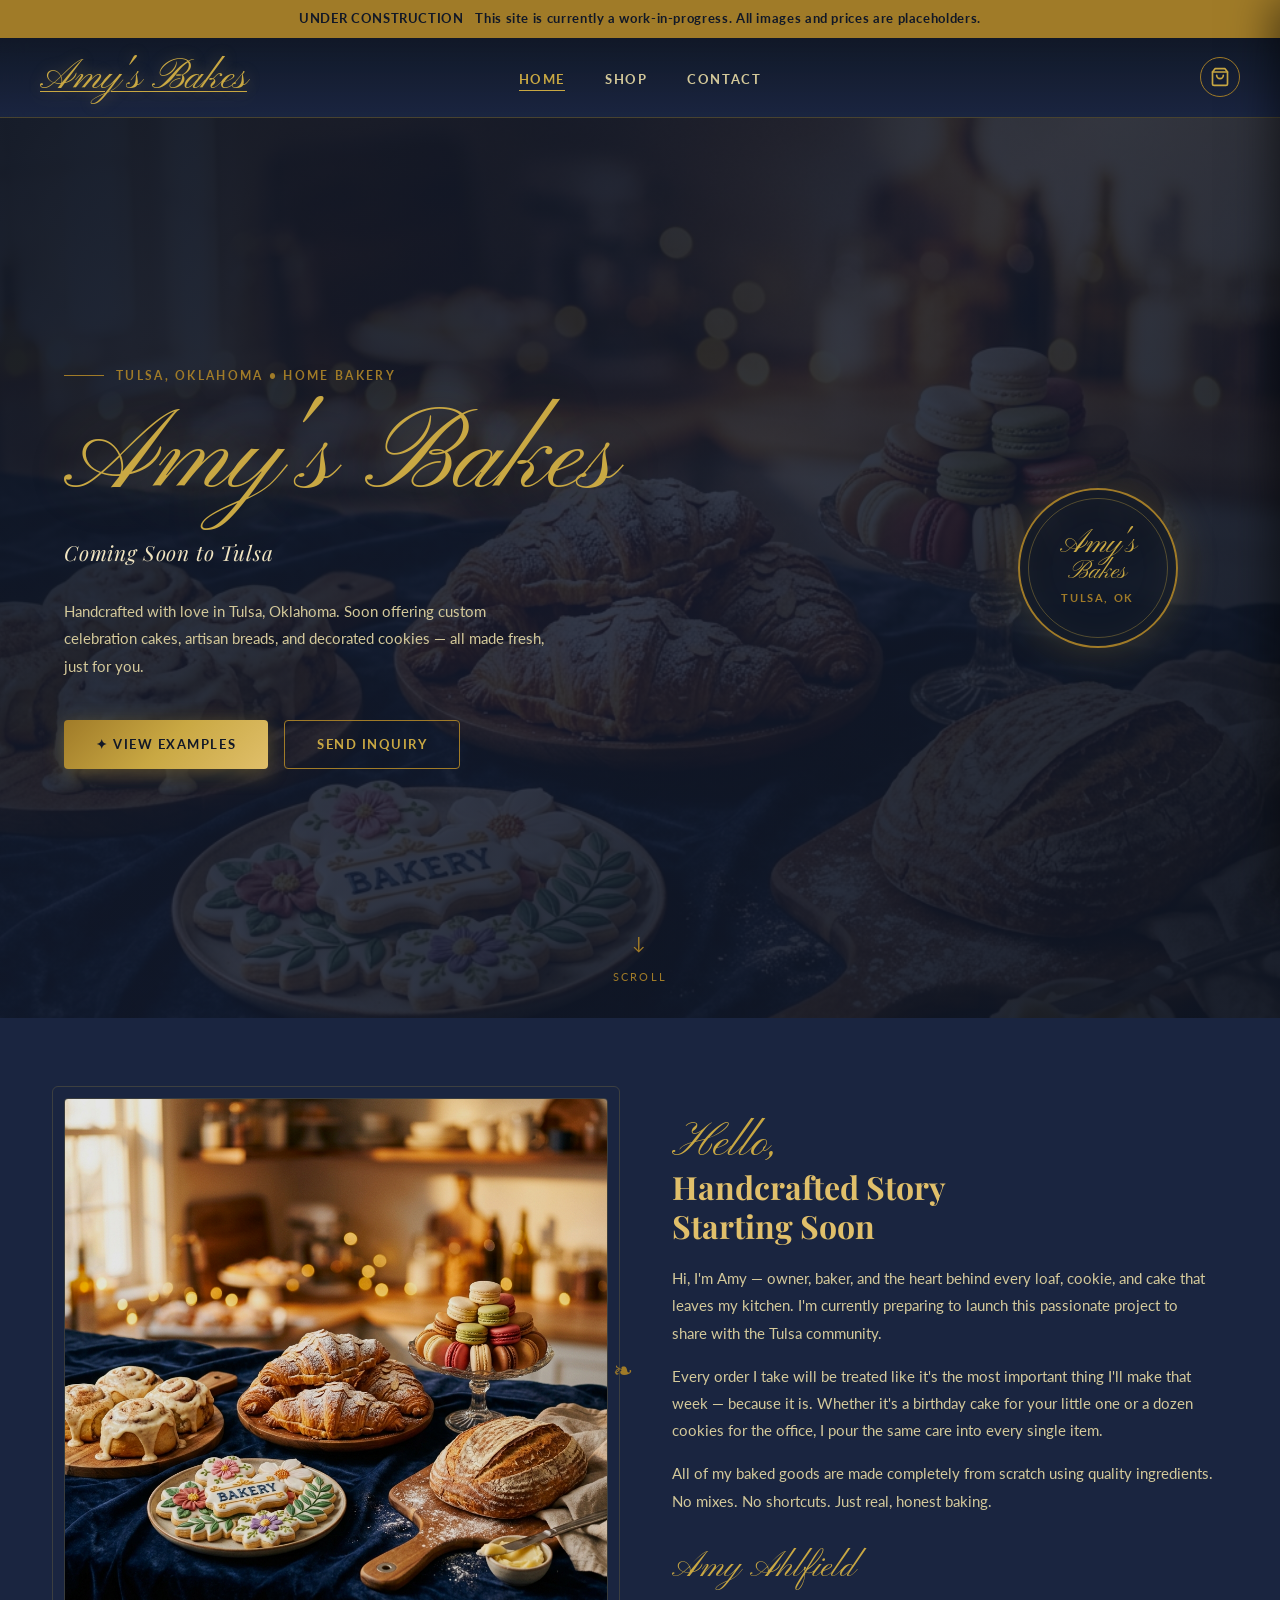
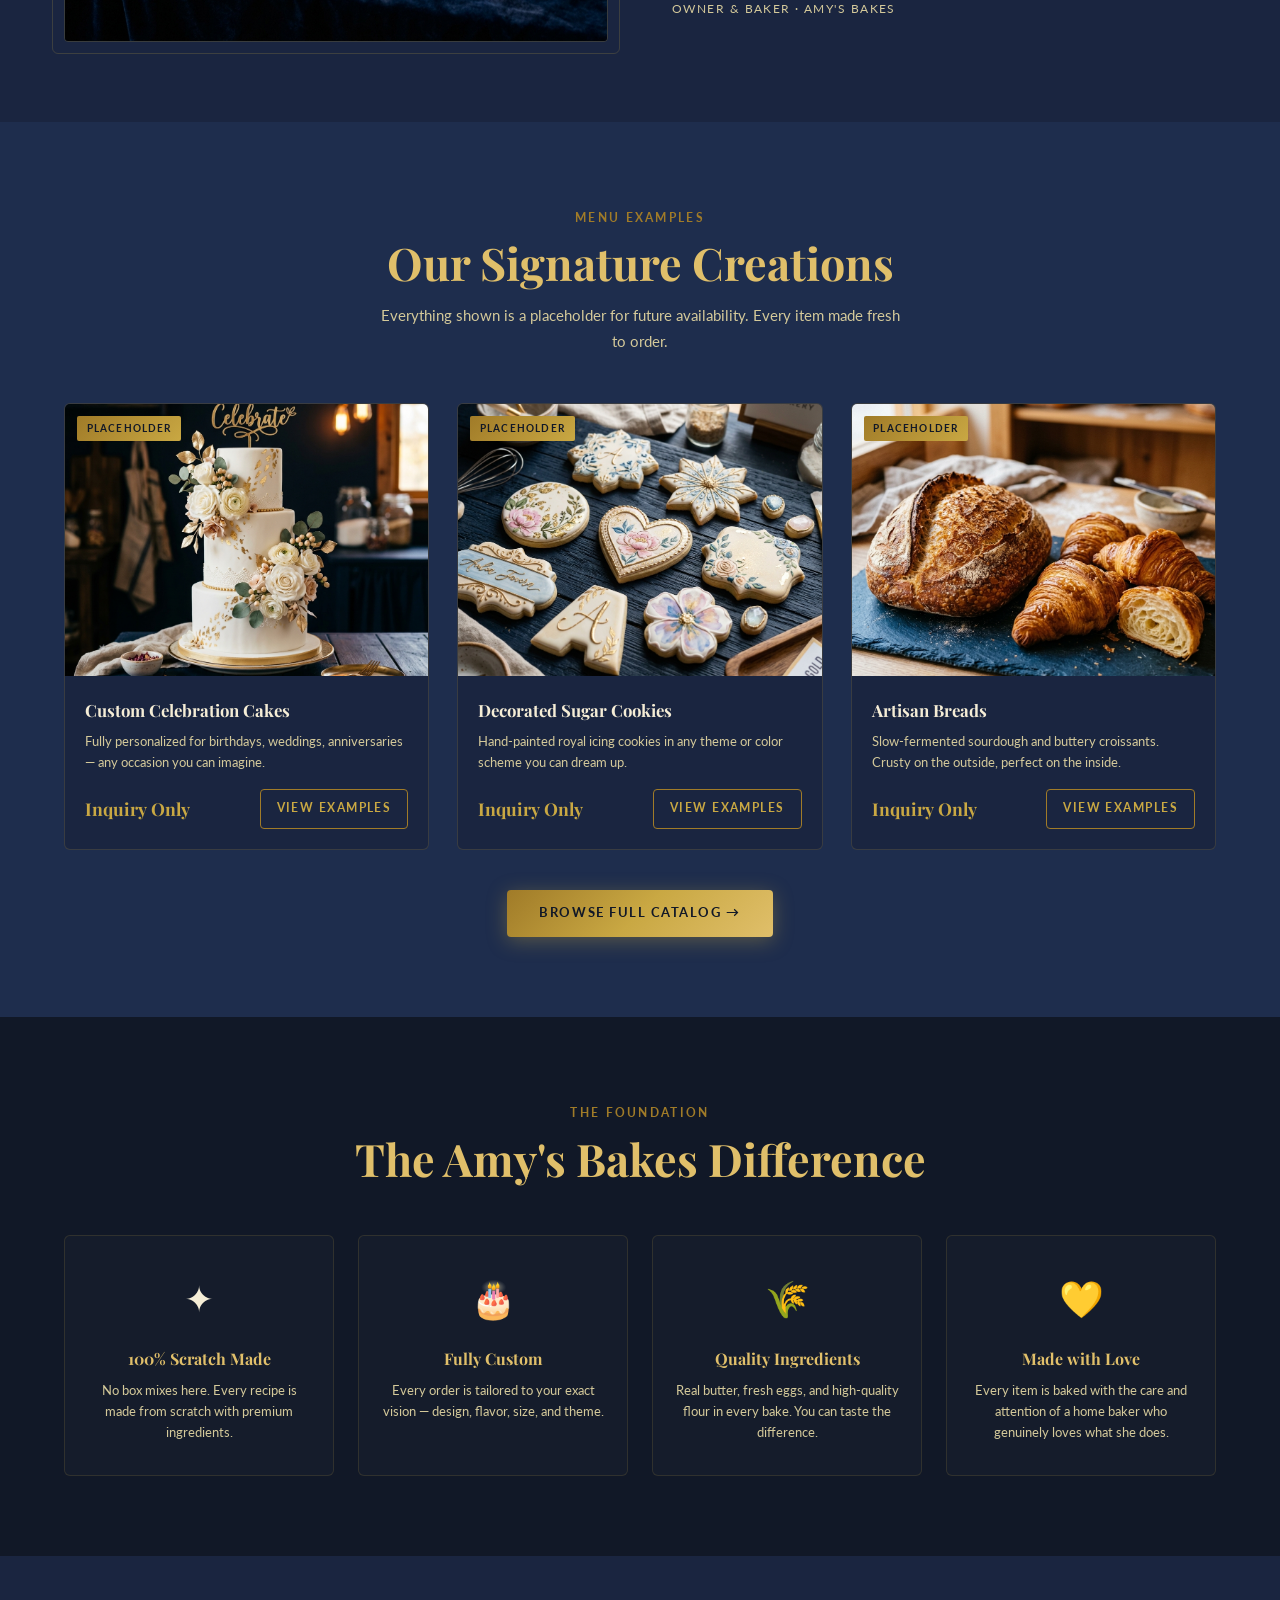
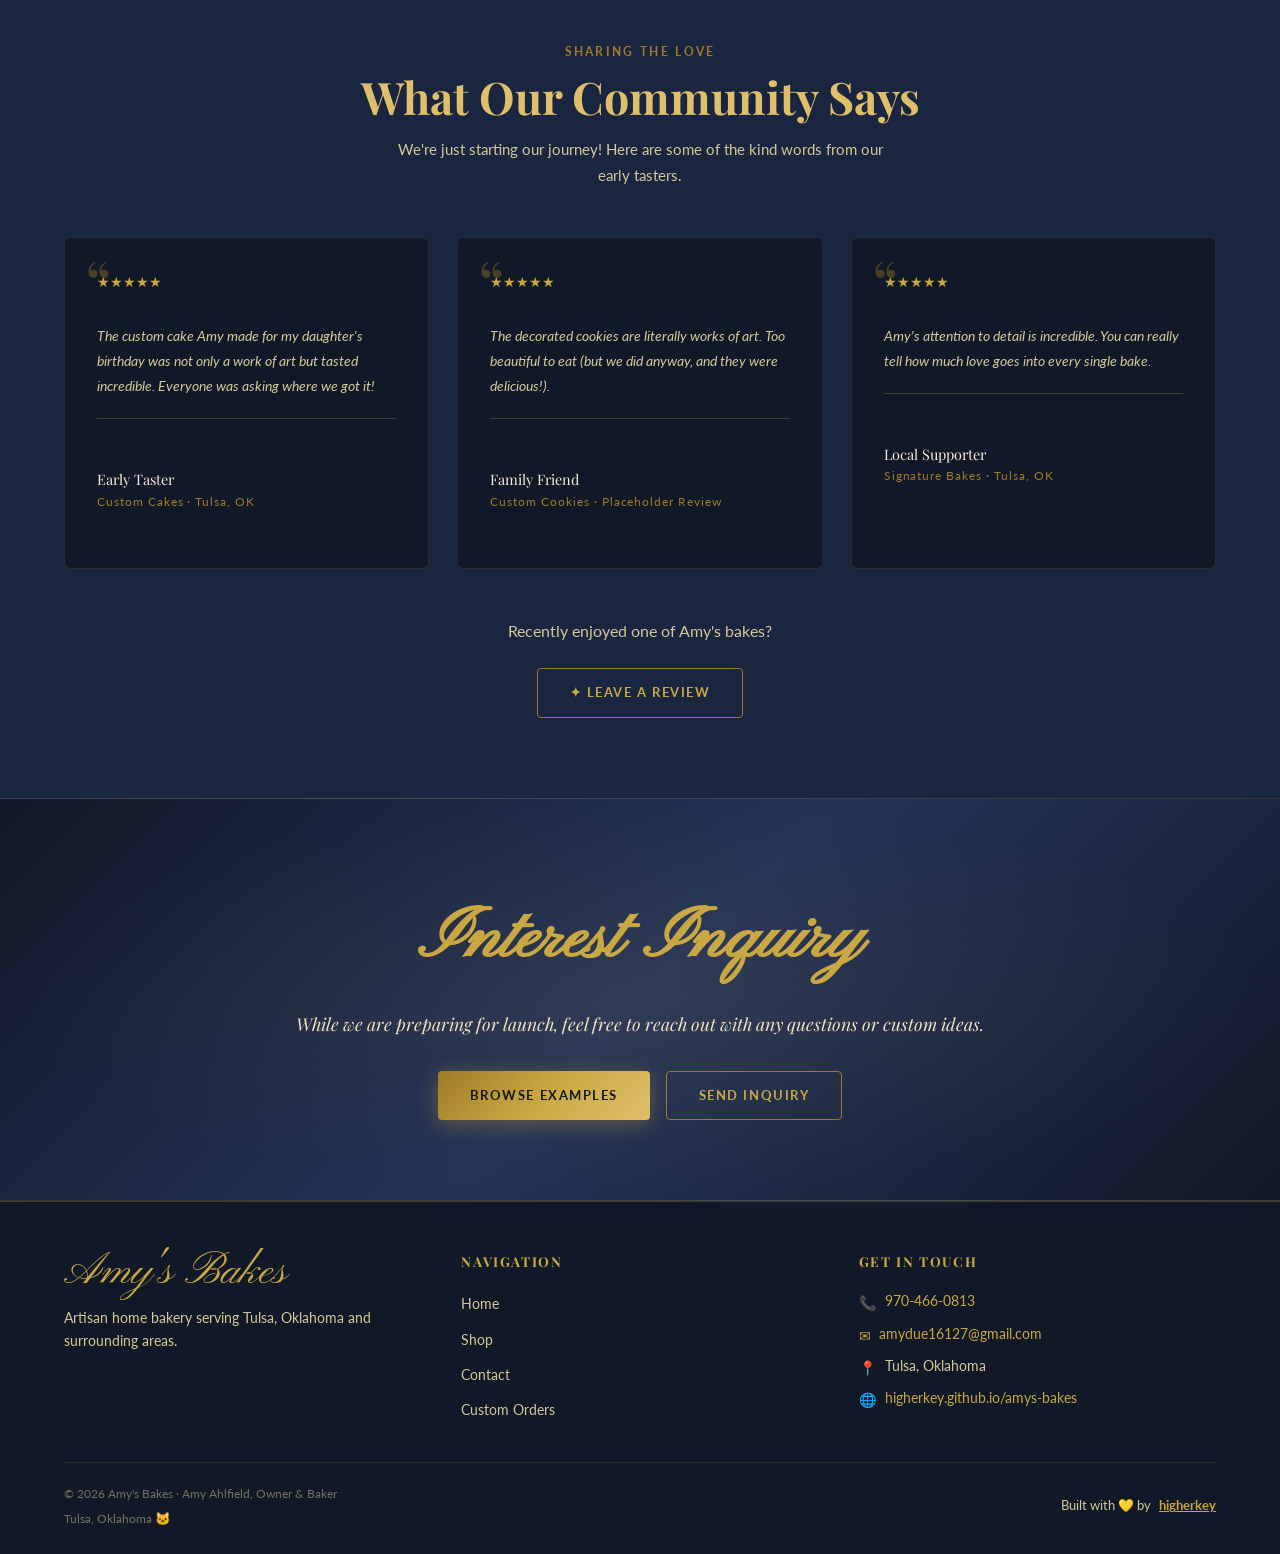
<file: index.html>
<!DOCTYPE html>
<html lang="en">
<head>
  <meta charset="UTF-8">
  <meta name="viewport" content="width=device-width, initial-scale=1.0">
  <title>Amy's Bakes — Artisan Home Bakery, Tulsa Oklahoma</title>
  <meta name="description" content="Amy's Bakes is a Tulsa, Oklahoma home bakery specializing in custom cakes, artisan breads, decorated cookies, and more. Order handcrafted baked goods for any occasion.">
  <link rel="stylesheet" href="css/styles.css">
  <link rel="stylesheet" href="css/home.css">
  <link rel="icon" type="image/svg+xml" href="assets/favicon.svg">
</head>
<body>

  <!-- ── Construction Banner ── -->
  <div class="construction-banner">
    <strong>Under Construction</strong> This site is currently a work-in-progress. All images and prices are placeholders.
  </div>

  <!-- ── Navbar ── -->
  <nav class="navbar" role="navigation" aria-label="Main navigation">
    <a href="index.html" class="navbar-brand" aria-label="Amy's Bakes Home">
      <span class="navbar-brand-text">Amy's Bakes</span>
    </a>

    <ul class="navbar-nav" id="nav-menu" role="list">
      <li><a href="index.html" class="active">Home</a></li>
      <li><a href="shop.html">Shop</a></li>
      <li><a href="contact.html">Contact</a></li>
    </ul>

    <div class="navbar-actions">
      <button class="navbar-cart" id="cart-btn" aria-label="Open inquiry bag">
        <svg class="nav-icon-svg" viewBox="0 0 24 24" fill="none" stroke="currentColor" stroke-width="2" stroke-linecap="round" stroke-linejoin="round" aria-hidden="true">
          <path d="M6 2 3 6v14a2 2 0 0 0 2 2h14a2 2 0 0 0 2-2V6l-3-4Z"></path>
          <line x1="3" y1="6" x2="21" y2="6"></line>
          <path d="M16 10a4 4 0 0 1-8 0"></path>
        </svg>
        <span class="cart-badge" id="cart-badge" aria-live="polite">0</span>
      </button>
      <button class="hamburger" id="hamburger" aria-label="Toggle menu" aria-expanded="false">
        <span></span><span></span><span></span>
      </button>
    </div>
  </nav>

  <div class="page-wrapper">

    <!-- ── Hero ── -->
    <section class="hero" aria-labelledby="hero-heading">
      <div class="hero-bg" role="img" aria-label="Fresh baked goods arrangement"></div>
      <div class="hero-overlay"></div>

      <div class="hero-content container">
        <div class="hero-eyebrow">
          <div class="hero-eyebrow-line"></div>
          <span class="hero-eyebrow-text">Tulsa, Oklahoma • Home Bakery</span>
        </div>

        <span class="hero-script" aria-hidden="true">Amy's Bakes</span>
        <h1 id="hero-heading" class="hero-tagline">Coming Soon to Tulsa</h1>
        <p class="hero-desc">
          Handcrafted with love in Tulsa, Oklahoma. Soon offering custom celebration cakes, artisan breads, 
          and decorated cookies — all made fresh, just for you.
        </p>

        <div class="hero-cta">
          <a href="shop.html" class="btn btn-primary" id="hero-shop-btn">✦ View Examples</a>
          <a href="contact.html" class="btn btn-outline" id="hero-contact-btn">Send Inquiry</a>
        </div>
      </div>

      <div class="hero-badge" aria-hidden="true">
        <span class="badge-script">Amy's</span>
        <span class="badge-script" style="font-size:1.6rem">Bakes</span>
        <span class="badge-sub">TULSA, OK</span>
      </div>

      <div class="hero-scroll" aria-hidden="true">
        <span>↓</span>
        Scroll
      </div>
    </section>

    <!-- ── Stats Strip (Hidden) ──
    <section class="about-strip" aria-label="Bakery highlights">
      <div class="container">
        ...
      </div>
    </section>
    -->

    <!-- ── About ── -->
    <section class="section" aria-labelledby="about-heading" style="padding-top: 5rem">
      <div class="container">
        <div class="about-grid">
          <div class="about-image-wrap animate-on-scroll">
            <img src="images/hero.png" alt="Amy's freshly baked goods display">
            <div class="about-image-accent" aria-hidden="true"></div>
          </div>
          <div class="about-content animate-on-scroll">
            <span class="about-script" aria-hidden="true">Hello,</span>
            <h2 id="about-heading">Handcrafted Story<br>Starting Soon</h2>
            <p>
              Hi, I'm Amy — owner, baker, and the heart behind every loaf, cookie, and cake that 
              leaves my kitchen. I'm currently preparing to launch this passionate project to 
              share with the Tulsa community.
            </p>
            <p>
              Every order I take will be treated like it's the most important thing I'll make that week — 
              because it is. Whether it's a birthday cake for your little one or a dozen cookies for 
              the office, I pour the same care into every single item.
            </p>
            <p>
              All of my baked goods are made completely from scratch using quality ingredients. 
              No mixes. No shortcuts. Just real, honest baking.
            </p>
            <div class="about-signature">
              <div class="sig">Amy Ahlfield</div>
              <div class="sig-title">Owner &amp; Baker · Amy's Bakes</div>
            </div>
          </div>
        </div>
      </div>
    </section>

    <!-- ── Featured Products ── -->
    <section class="section featured-section" aria-labelledby="featured-heading">
      <div class="container">
        <div class="section-header">
          <span class="section-label">Menu Examples</span>
          <h2 class="section-title" id="featured-heading">Our Signature Creations</h2>
          <p class="section-subtitle">Everything shown is a placeholder for future availability. Every item made fresh to order.</p>
        </div>

        <div class="products-grid">
          <!-- Card 1 -->
          <article class="product-card animate-on-scroll" aria-label="Custom Celebration Cakes">
            <div class="product-image-wrap">
              <span class="product-badge">Placeholder</span>
              <img src="images/cake.png" alt="Custom celebration cake with gold and white fondant">
            </div>
            <div class="product-info">
              <h3 class="product-name">Custom Celebration Cakes</h3>
              <p class="product-desc">Fully personalized for birthdays, weddings, anniversaries — any occasion you can imagine.</p>
              <div class="product-footer">
                <span class="product-price">Inquiry Only</span>
                <a href="shop.html" class="btn btn-outline" style="padding:0.55rem 1rem;font-size:0.75rem">View Examples</a>
              </div>
            </div>
          </article>

          <!-- Card 2 -->
          <article class="product-card animate-on-scroll" style="transition-delay:0.1s" aria-label="Decorated Sugar Cookies">
            <div class="product-image-wrap">
              <span class="product-badge">Placeholder</span>
              <img src="images/cookies.png" alt="Hand-decorated sugar cookies with royal icing">
            </div>
            <div class="product-info">
              <h3 class="product-name">Decorated Sugar Cookies</h3>
              <p class="product-desc">Hand-painted royal icing cookies in any theme or color scheme you can dream up.</p>
              <div class="product-footer">
                <span class="product-price">Inquiry Only</span>
                <a href="shop.html" class="btn btn-outline" style="padding:0.55rem 1rem;font-size:0.75rem">View Examples</a>
              </div>
            </div>
          </article>

          <!-- Card 3 -->
          <article class="product-card animate-on-scroll" style="transition-delay:0.2s" aria-label="Artisan Breads">
            <div class="product-image-wrap">
              <span class="product-badge">Placeholder</span>
              <img src="images/bread.png" alt="Artisan sourdough bread and croissants">
            </div>
            <div class="product-info">
              <h3 class="product-name">Artisan Breads</h3>
              <p class="product-desc">Slow-fermented sourdough and buttery croissants. Crusty on the outside, perfect on the inside.</p>
              <div class="product-footer">
                <span class="product-price">Inquiry Only</span>
                <a href="shop.html" class="btn btn-outline" style="padding:0.55rem 1rem;font-size:0.75rem">View Examples</a>
              </div>
            </div>
          </article>
        </div>

        <div style="text-align:center;margin-top:2.5rem">
          <a href="shop.html" class="btn btn-primary" id="view-all-btn">Browse Full Catalog →</a>
        </div>
      </div>
    </section>

    <!-- ── Specialties ── -->
    <section class="specialty-section" aria-labelledby="specialty-heading">
      <div class="container">
        <div class="section-header animate-on-scroll">
          <span class="section-label">The Foundation</span>
          <h2 class="section-title" id="specialty-heading">The Amy's Bakes Difference</h2>
        </div>

        <div class="specialty-grid">
          <div class="specialty-card animate-on-scroll">
            <div class="specialty-icon">✦</div>
            <h3>100% Scratch Made</h3>
            <p>No box mixes here. Every recipe is made from scratch with premium ingredients.</p>
          </div>
          <div class="specialty-card animate-on-scroll" style="transition-delay:0.1s">
            <div class="specialty-icon">🎂</div>
            <h3>Fully Custom</h3>
            <p>Every order is tailored to your exact vision — design, flavor, size, and theme.</p>
          </div>
          <div class="specialty-card animate-on-scroll" style="transition-delay:0.2s">
            <div class="specialty-icon">🌾</div>
            <h3>Quality Ingredients</h3>
            <p>Real butter, fresh eggs, and high-quality flour in every bake. You can taste the difference.</p>
          </div>
          <div class="specialty-card animate-on-scroll" style="transition-delay:0.3s">
            <div class="specialty-icon">💛</div>
            <h3>Made with Love</h3>
            <p>Every item is baked with the care and attention of a home baker who genuinely loves what she does.</p>
          </div>
        </div>
      </div>
    </section>

    <!-- ── Testimonials & Feedback ── -->
    <section class="section testimonials-section" aria-labelledby="testimonials-heading">
      <div class="container">
        <div class="section-header animate-on-scroll">
          <span class="section-label">Sharing the Love</span>
          <h2 class="section-title" id="testimonials-heading">What Our Community Says</h2>
          <p class="section-subtitle">We're just starting our journey! Here are some of the kind words from our early tasters.</p>
        </div>

        <div class="testimonials-grid">
          <blockquote class="testimonial-card animate-on-scroll">
            <div class="testimonial-stars">★★★★★</div>
            <p class="testimonial-text">The custom cake Amy made for my daughter's birthday was not only a work of art but tasted incredible. Everyone was asking where we got it!</p>
            <footer>
              <div class="testimonial-author">Early Taster</div>
              <div class="testimonial-event">Custom Cakes · Tulsa, OK</div>
            </footer>
          </blockquote>

          <blockquote class="testimonial-card animate-on-scroll" style="transition-delay:0.1s">
            <div class="testimonial-stars">★★★★★</div>
            <p class="testimonial-text">The decorated cookies are literally works of art. Too beautiful to eat (but we did anyway, and they were delicious!).</p>
            <footer>
              <div class="testimonial-author">Family Friend</div>
              <div class="testimonial-event">Custom Cookies · Placeholder Review</div>
            </footer>
          </blockquote>

          <blockquote class="testimonial-card animate-on-scroll" style="transition-delay:0.2s">
            <div class="testimonial-stars">★★★★★</div>
            <p class="testimonial-text">Amy's attention to detail is incredible. You can really tell how much love goes into every single bake.</p>
            <footer>
              <div class="testimonial-author">Local Supporter</div>
              <div class="testimonial-event">Signature Bakes · Tulsa, OK</div>
            </footer>
          </blockquote>
        </div>

        <div style="text-align:center; margin-top:3rem" class="animate-on-scroll">
          <p style="color:var(--text-light); margin-bottom:1.5rem">Recently enjoyed one of Amy's bakes?</p>
          <a href="contact.html?tab=review" class="btn btn-outline">✦ Leave a Review</a>
        </div>
      </div>
    </section>

    <!-- ── CTA Banner ── -->
    <section class="cta-banner" aria-labelledby="cta-heading" style="padding-top: 5rem">
      <div class="container">
        <h2 id="cta-heading">Interest Inquiry</h2>
        <p>While we are preparing for launch, feel free to reach out with any questions or custom ideas.</p>
        <div class="cta-banner-btns">
          <a href="shop.html" class="btn btn-primary" id="cta-shop-btn">Browse Examples</a>
          <a href="contact.html" class="btn btn-outline" id="cta-contact-btn">Send Inquiry</a>
        </div>
      </div>
    </section>

  </div><!-- /page-wrapper -->

  <!-- ── Footer ── -->
  <footer>
    <div class="container">
      <div class="footer-inner">
        <div class="footer-brand">
          <div class="brand-name">Amy's Bakes</div>
          <p>Artisan home bakery serving Tulsa, Oklahoma and surrounding areas.</p>
        </div>
        <nav aria-label="Footer navigation">
          <h3 class="footer-heading">Navigation</h3>
          <ul class="footer-links">
            <li><a href="index.html">Home</a></li>
            <li><a href="shop.html">Shop</a></li>
            <li><a href="contact.html">Contact</a></li>
            <li><a href="contact.html#custom">Custom Orders</a></li>
          </ul>
        </nav>
        <address class="footer-contact" style="font-style:normal">
          <h3 class="footer-heading">Get in Touch</h3>
          <div class="footer-contact-item"><span class="ico">📞</span><a href="tel:9704660813">970-466-0813</a></div>
          <div class="footer-contact-item"><span class="ico">✉</span><a href="mailto:amydue16127@gmail.com">amydue16127@gmail.com</a></div>
          <div class="footer-contact-item"><span class="ico">📍</span>Tulsa, Oklahoma</div>
          <div class="footer-contact-item"><span class="ico">🌐</span><a href="https://higherkey.github.io/amys-bakes/">higherkey.github.io/amys-bakes</a></div>
        </address>
      </div>
      <div class="footer-bottom">
        <div style="display:flex; flex-direction:column; gap: 4px;">
          <span>&copy; 2026 Amy's Bakes · Amy Ahlfield, Owner &amp; Baker</span>
          <span>Tulsa, Oklahoma <span class="cat">🐱</span></span>
        </div>
        <div class="footer-credit">
          Built with 💛 by <a href="https://github.com/higherkey" target="_blank" rel="noopener">higherkey</a>
        </div>
      </div>
    </div>
  </footer>

  <!-- ── Inquiry Bag (Drawer) ── -->
  <div class="cart-overlay" id="cart-overlay" role="dialog" aria-label="Inquiry Bag" aria-modal="true"></div>
  <div class="cart-drawer" id="cart-drawer">
    <div class="cart-header">
      <h2>Inquiry Bag</h2>
      <button class="cart-close" id="cart-close" aria-label="Close inquiry bag">✕</button>
    </div>
    <div class="cart-items" id="cart-items">
      <div class="cart-empty" id="cart-empty">
        <div class="empty-icon">
          <svg viewBox="0 0 24 24" fill="none" stroke="currentColor" stroke-width="1.5" stroke-linecap="round" stroke-linejoin="round" style="width: 64px; height: 64px; opacity: 0.5;" aria-hidden="true">
            <path d="M6 2 3 6v14a2 2 0 0 0 2 2h14a2 2 0 0 0 2-2V6l-3-4Z"></path>
            <line x1="3" y1="6" x2="21" y2="6"></line>
            <path d="M16 10a4 4 0 0 1-8 0"></path>
          </svg>
        </div>
        <p>Your inquiry bag is empty.<br>Add some examples to get started!</p>
      </div>
    </div>
    <div class="cart-footer">
      <div class="cart-total" style="display:none">
        <span>Order Total</span>
        <span class="cart-total-amount" id="cart-total-amount">$0.00</span>
      </div>
      <button class="btn btn-primary" id="checkout-btn" style="width:100%" disabled>Send Inquiry Request</button>
    </div>
  </div>

  <!-- ── Checkout Modal (Inquiry) ── -->
  <div class="modal-overlay" id="checkout-overlay" role="dialog" aria-label="Checkout" aria-modal="true">
    <div class="modal">
      <div class="modal-header">
        <h2>Send Inquiry Request</h2>
        <button class="modal-close" id="checkout-modal-close" aria-label="Close inquiry">✕</button>
      </div>
      <div class="modal-body">
        <div id="checkout-success" style="display:none" class="success-state">
          <div class="success-icon">✦</div>
          <h3>Inquiry Sent!</h3>
          <p>Thank you! This site is currently under construction, but Amy will receive your request and get back to you soon.</p>
          <br>
          <button class="btn btn-outline" id="success-close-btn" style="margin:0 auto">Close</button>
        </div>
        <form id="checkout-form">
          <div id="checkout-summary" style="margin-bottom:1.5rem;background:rgba(255,255,255,0.03);border:1px solid rgba(201,168,67,0.15);border-radius:4px;padding:1rem"></div>
          <div class="form-row">
            <div class="form-group">
              <label for="co-first-name">First Name</label>
              <input type="text" id="co-first-name" name="firstName" required placeholder="First Name">
            </div>
            <div class="form-group">
              <label for="co-last-name">Last Name</label>
              <input type="text" id="co-last-name" name="lastName" required placeholder="Last Name">
            </div>
          </div>
          <div class="form-group">
            <label for="co-email">Email Address</label>
            <input type="email" id="co-email" name="email" required placeholder="you@example.com">
          </div>
          <div class="form-group">
            <label for="co-phone">Phone Number</label>
            <input type="tel" id="co-phone" name="phone" required placeholder="Phone Number">
          </div>
          <div class="form-group">
            <label for="co-pickup-date">Requested Date (Optional)</label>
            <input type="date" id="co-pickup-date" name="pickupDate">
          </div>
          <div class="form-group">
            <label for="co-notes">Message or Special Requests</label>
            <textarea id="co-notes" name="notes" placeholder="Tell Amy what you're looking for..."></textarea>
          </div>
          <button type="submit" class="btn btn-primary" style="width:100%" id="place-order-btn">Submit Inquiry ✦</button>
          <p style="font-size:0.75rem;color:var(--text-light);text-align:center;margin-top:0.75rem">
            This is an inquiry form only. No payment is collected.
          </p>
        </form>
      </div>
    </div>
  </div>

  <script src="js/cart.js"></script>
</body>
</html>
</file>
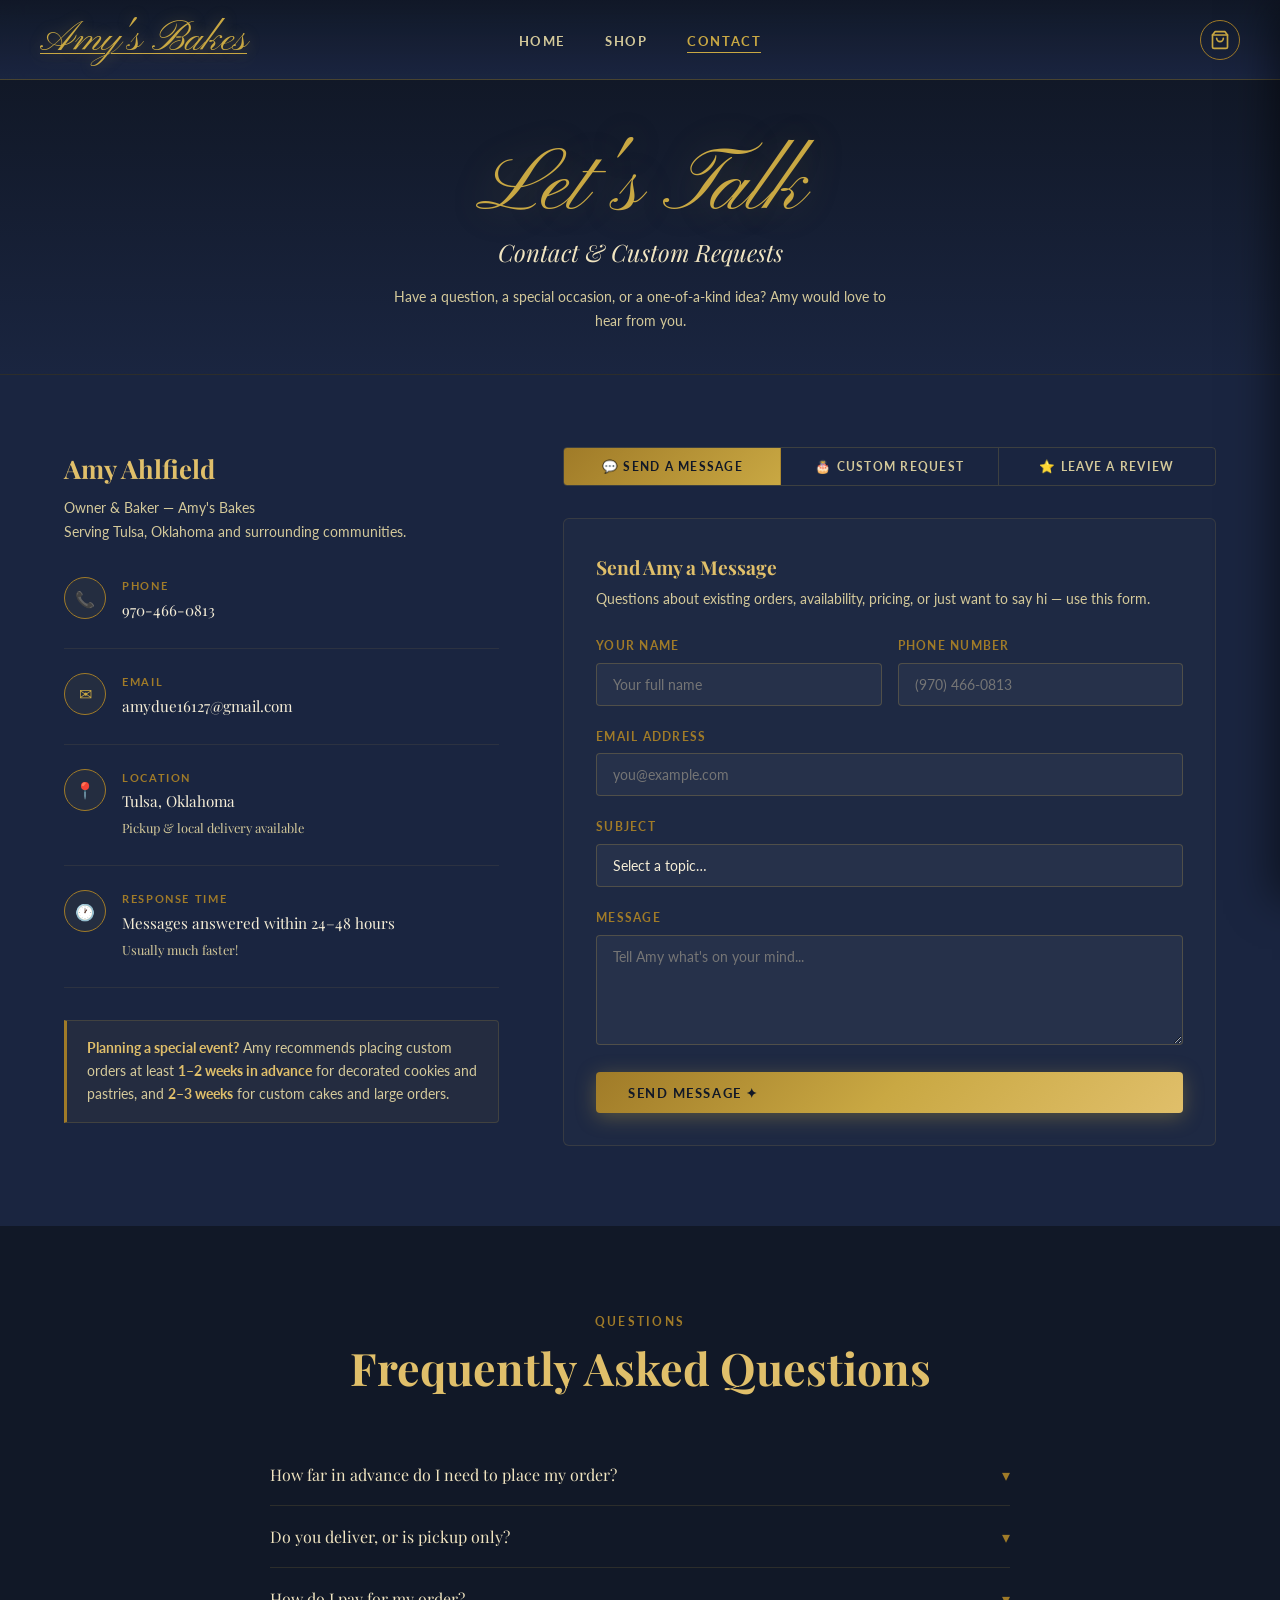
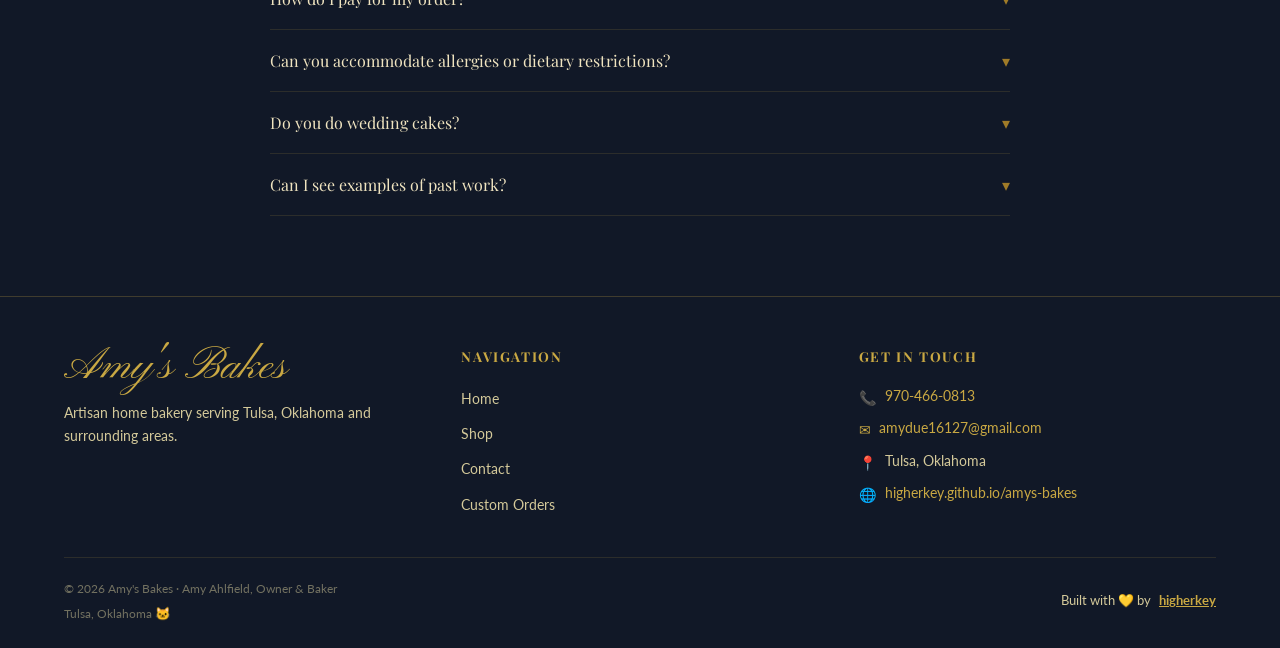
<file: contact.html>
<!DOCTYPE html>
<html lang="en">
<head>
  <meta charset="UTF-8">
  <meta name="viewport" content="width=device-width, initial-scale=1.0">
  <title>Contact & Custom Orders — Amy's Bakes | Tulsa Oklahoma Bakery</title>
  <meta name="description" content="Contact Amy's Bakes in Tulsa, Oklahoma. Submit a custom cake or cookie request, ask questions, or get a quote for your next special event.">
  <link rel="stylesheet" href="css/styles.css">
  <link rel="stylesheet" href="css/contact.css">
  <link rel="icon" type="image/svg+xml" href="assets/favicon.svg">
</head>
<body>

  <!-- ── Navbar ── -->
  <nav class="navbar" role="navigation" aria-label="Main navigation">
    <a href="index.html" class="navbar-brand" aria-label="Amy's Bakes Home">
      <span class="navbar-brand-text">Amy's Bakes</span>
    </a>

    <ul class="navbar-nav" id="nav-menu" role="list">
      <li><a href="index.html">Home</a></li>
      <li><a href="shop.html">Shop</a></li>
      <li><a href="contact.html" class="active">Contact</a></li>
    </ul>

    <div class="navbar-actions">
      <button class="navbar-cart" id="cart-btn" aria-label="Open inquiry bag">
        <svg class="nav-icon-svg" viewBox="0 0 24 24" fill="none" stroke="currentColor" stroke-width="2" stroke-linecap="round" stroke-linejoin="round" aria-hidden="true">
          <path d="M6 2 3 6v14a2 2 0 0 0 2 2h14a2 2 0 0 0 2-2V6l-3-4Z"></path>
          <line x1="3" y1="6" x2="21" y2="6"></line>
          <path d="M16 10a4 4 0 0 1-8 0"></path>
        </svg>
        <span class="cart-badge" id="cart-badge" aria-live="polite">0</span>
      </button>
      <button class="hamburger" id="hamburger" aria-label="Toggle menu" aria-expanded="false">
        <span></span><span></span><span></span>
      </button>
    </div>
  </nav>

  <div class="page-wrapper">

    <!-- ── Contact Hero ── -->
    <header class="contact-hero" role="banner">
      <div class="container">
        <span class="page-script" aria-hidden="true">Let's Talk</span>
        <h1>Contact & Custom Requests</h1>
        <p>Have a question, a special occasion, or a one-of-a-kind idea? Amy would love to hear from you.</p>
      </div>
    </header>

    <!-- ── Main Contact Section ── -->
    <section class="contact-section" id="custom" aria-labelledby="contact-main-heading">
      <div class="container">
        <div class="contact-layout">

          <!-- Info Panel -->
          <aside class="contact-info-panel animate-on-scroll">
            <h2 id="contact-main-heading">Amy Ahlfield</h2>
            <p>Owner & Baker — Amy's Bakes<br>
            Serving Tulsa, Oklahoma and surrounding communities.</p>

            <div class="contact-detail">
              <div class="contact-detail-icon" aria-hidden="true">📞</div>
              <div class="contact-detail-text">
                <div class="contact-detail-label">Phone</div>
                <div class="contact-detail-value"><a href="tel:9704660813">970-466-0813</a></div>
              </div>
            </div>

            <div class="contact-detail">
              <div class="contact-detail-icon" aria-hidden="true">✉</div>
              <div class="contact-detail-text">
                <div class="contact-detail-label">Email</div>
                <div class="contact-detail-value"><a href="mailto:amydue16127@gmail.com">amydue16127@gmail.com</a></div>
              </div>
            </div>

            <div class="contact-detail">
              <div class="contact-detail-icon" aria-hidden="true">📍</div>
              <div class="contact-detail-text">
                <div class="contact-detail-label">Location</div>
                <div class="contact-detail-value">Tulsa, Oklahoma<br>
                  <span style="font-size:0.8rem;color:var(--text-light)">Pickup &amp; local delivery available</span>
                </div>
              </div>
            </div>

            <div class="contact-detail">
              <div class="contact-detail-icon" aria-hidden="true">🕐</div>
              <div class="contact-detail-text">
                <div class="contact-detail-label">Response Time</div>
                <div class="contact-detail-value">
                  Messages answered within 24–48 hours<br>
                  <span style="font-size:0.8rem;color:var(--text-light)">Usually much faster!</span>
                </div>
              </div>
            </div>

            <div class="contact-note" role="note">
              <strong>Planning a special event?</strong> Amy recommends placing custom orders 
              at least <strong>1–2 weeks in advance</strong> for decorated cookies and pastries, 
              and <strong>2–3 weeks</strong> for custom cakes and large orders.
            </div>
          </aside>

          <!-- Forms Panel -->
          <div class="contact-forms animate-on-scroll" style="transition-delay:0.15s">

            <!-- Tab switcher -->
            <div class="form-tabs" role="tablist" aria-label="Contact form options">
              <button class="form-tab active" data-tab="tab-message" id="tab-btn-message" role="tab" aria-selected="true" aria-controls="tab-message">
                💬 Send a Message
              </button>
              <button class="form-tab" data-tab="tab-custom" id="tab-btn-custom" role="tab" aria-selected="false" aria-controls="tab-custom">
                🎂 Custom Request
              </button>
              <button class="form-tab" data-tab="tab-review" id="tab-btn-review" role="tab" aria-selected="false" aria-controls="tab-review">
                ⭐ Leave a Review
              </button>
            </div>

            <!-- Tab: General Message -->
            <div class="tab-pane active" id="tab-message" role="tabpanel" aria-labelledby="tab-btn-message">
              <div class="form-panel">
                <h3>Send Amy a Message</h3>
                <p>Questions about existing orders, availability, pricing, or just want to say hi — use this form.</p>
                <form id="contact-form" novalidate>
                  <div class="form-row">
                    <div class="form-group">
                      <label for="msg-name">Your Name</label>
                      <input type="text" id="msg-name" name="name" required placeholder="Your full name">
                    </div>
                    <div class="form-group">
                      <label for="msg-phone">Phone Number</label>
                      <input type="tel" id="msg-phone" name="phone" placeholder="(970) 466-0813">
                    </div>
                  </div>
                  <div class="form-group">
                    <label for="msg-email">Email Address</label>
                    <input type="email" id="msg-email" name="email" required placeholder="you@example.com">
                  </div>
                  <div class="form-group">
                    <label for="msg-subject">Subject</label>
                    <select id="msg-subject" name="subject">
                      <option value="">Select a topic…</option>
                      <option value="order-status">Order Status</option>
                      <option value="pricing">Pricing &amp; Availability</option>
                      <option value="general">General Question</option>
                      <option value="collaboration">Event / Collaboration</option>
                      <option value="other">Other</option>
                    </select>
                  </div>
                  <div class="form-group">
                    <label for="msg-message">Message</label>
                    <textarea id="msg-message" name="message" required placeholder="Tell Amy what's on your mind..."></textarea>
                  </div>
                  <button type="submit" class="btn btn-primary" id="contact-submit-btn" style="width:100%">
                    Send Message ✦
                  </button>
                </form>
              </div>
            </div>

            <!-- Tab: Custom Request -->
            <div class="tab-pane" id="tab-custom" role="tabpanel" aria-labelledby="tab-btn-custom">
              <div class="form-panel">
                <h3>Custom Bake Request</h3>
                <p>Tell Amy about your dream baked good. The more detail you provide, the better she can bring your vision to life.</p>
                <form id="custom-form" novalidate>
                  <div class="form-row">
                    <div class="form-group">
                      <label for="cr-name">Your Name</label>
                      <input type="text" id="cr-name" name="name" required placeholder="Your full name">
                    </div>
                    <div class="form-group">
                      <label for="cr-phone">Phone Number</label>
                      <input type="tel" id="cr-phone" name="phone" required placeholder="(970) 466-0813">
                    </div>
                  </div>
                  <div class="form-group">
                    <label for="cr-email">Email Address</label>
                    <input type="email" id="cr-email" name="email" required placeholder="you@example.com">
                  </div>

                  <div class="form-group">
                    <label for="cr-item-type">What Are You Ordering?</label>
                    <select id="cr-item-type" name="itemType" required>
                      <option value="">Choose a category…</option>
                      <option value="custom-cake">Custom Cake</option>
                      <option value="cupcakes">Cupcakes</option>
                      <option value="cookies">Decorated Cookies</option>
                      <option value="macarons">Macarons</option>
                      <option value="bread">Artisan Bread</option>
                      <option value="pastries">Pastries / Cinnamon Rolls</option>
                      <option value="gift-box">Gift Box / Assortment</option>
                      <option value="other">Something Else</option>
                    </select>
                  </div>

                  <div class="form-group">
                    <label>Flavor Preferences <span style="color:var(--text-light);font-weight:400;text-transform:none;letter-spacing:0">(select all that apply)</span></label>
                    <div class="flavor-chips" role="group" aria-label="Flavor preferences">
                      <button type="button" class="flavor-chip" data-flavor="vanilla" id="flavor-vanilla">Vanilla</button>
                      <button type="button" class="flavor-chip" data-flavor="chocolate" id="flavor-chocolate">Chocolate</button>
                      <button type="button" class="flavor-chip" data-flavor="lemon" id="flavor-lemon">Lemon</button>
                      <button type="button" class="flavor-chip" data-flavor="strawberry" id="flavor-strawberry">Strawberry</button>
                      <button type="button" class="flavor-chip" data-flavor="red-velvet" id="flavor-red-velvet">Red Velvet</button>
                      <button type="button" class="flavor-chip" data-flavor="carrot" id="flavor-carrot">Carrot</button>
                      <button type="button" class="flavor-chip" data-flavor="funfetti" id="flavor-funfetti">Funfetti</button>
                      <button type="button" class="flavor-chip" data-flavor="almond" id="flavor-almond">Almond</button>
                      <button type="button" class="flavor-chip" data-flavor="seasonal" id="flavor-seasonal">Seasonal Special</button>
                    </div>
                    <input type="hidden" id="selected-flavors" name="flavors">
                  </div>

                  <div class="form-group">
                    <label for="cr-occasion">Occasion or Theme</label>
                    <input type="text" id="cr-occasion" name="occasion" placeholder="e.g. 1st Birthday, Bridal Shower, Christmas...">
                  </div>

                  <div class="form-group">
                    <label for="cr-quantity">Quantity / Servings Needed</label>
                    <input type="text" id="cr-quantity" name="quantity" placeholder="e.g. 2 dozen cookies, serves 20, 3-tier cake...">
                  </div>

                  <div class="form-group">
                    <label>Approximate Budget</label>
                    <div class="budget-options" role="group" aria-label="Budget range">
                      <div class="budget-option">
                        <input type="radio" name="budget" id="budget-25-50" value="$25–$50">
                        <label for="budget-25-50">$25–$50</label>
                      </div>
                      <div class="budget-option">
                        <input type="radio" name="budget" id="budget-50-100" value="$50–$100">
                        <label for="budget-50-100">$50–$100</label>
                      </div>
                      <div class="budget-option">
                        <input type="radio" name="budget" id="budget-100-plus" value="$100+">
                        <label for="budget-100-plus">$100+</label>
                      </div>
                    </div>
                  </div>

                  <div class="form-group">
                    <label for="cr-date">Date Needed</label>
                    <input type="date" id="cr-date" name="dateNeeded" required>
                  </div>

                  <div class="form-group">
                    <label>Inspiration Photos <span style="color:var(--text-light);font-weight:400;text-transform:none;letter-spacing:0">(optional)</span></label>
                    <div class="inspiration-upload" role="button" tabindex="0">
                      <input type="file" id="inspiration-upload" name="photos" accept="image/*" multiple aria-label="Upload inspiration images">
                      <div class="inspiration-upload-icon" aria-hidden="true">📷</div>
                      <p><strong id="upload-label">Click to upload</strong> or drag &amp; drop<br>
                      PNG, JPG, HEIC up to 10MB each</p>
                    </div>
                  </div>

                  <div class="form-group">
                    <label for="cr-details">Additional Details</label>
                    <textarea id="cr-details" name="details" placeholder="Colors, allergens, delivery vs pickup, any other details that would help Amy nail your order..."></textarea>
                  </div>

                  <button type="submit" class="btn btn-primary" id="custom-submit-btn" style="width:100%">
                    Submit Custom Request ✦
                  </button>
                </form>
              </div>
            </div>

            <!-- Tab: Leave a Review -->
            <div class="tab-pane" id="tab-review" role="tabpanel" aria-labelledby="tab-btn-review">
              <div class="form-panel">
                <h3>Share Your Experience</h3>
                <p>Recently enjoyed one of Amy's bakes? We'd love to hear your thoughts!</p>
                <form id="review-form" novalidate>
                  <div class="form-row">
                    <div class="form-group">
                      <label for="rev-name">Your Name</label>
                      <input type="text" id="rev-name" name="name" required placeholder="Your name">
                    </div>
                    <div class="form-group">
                      <label for="rev-rating">Rating</label>
                      <select id="rev-rating" name="rating" required>
                        <option value="5">★★★★★ (Excellent)</option>
                        <option value="4">★★★★☆ (Great)</option>
                        <option value="3">★★★☆☆ (Good)</option>
                        <option value="2">★★☆☆☆ (Fair)</option>
                        <option value="1">★☆☆☆☆ (Poor)</option>
                      </select>
                    </div>
                  </div>
                  <div class="form-group">
                    <label for="rev-order">What did you order?</label>
                    <input type="text" id="rev-order" name="order" placeholder="e.g. Birthday Cake, Sourdough...">
                  </div>
                  <div class="form-group">
                    <label for="rev-text">Your Review</label>
                    <textarea id="rev-text" name="review" required placeholder="How was the taste, presentation, and service?"></textarea>
                  </div>
                  <button type="submit" class="btn btn-primary" id="review-submit-btn" style="width:100%">
                    Submit Review ✦
                  </button>
                </form>
              </div>
            </div>

          </div><!-- /contact-forms -->
        </div><!-- /contact-layout -->
      </div>
    </section>

    <!-- ── FAQ Section ── -->
    <section class="faq-section" aria-labelledby="faq-heading">
      <div class="container">
        <div class="section-header animate-on-scroll">
          <span class="section-label">Questions</span>
          <h2 class="section-title" id="faq-heading">Frequently Asked Questions</h2>
        </div>

        <div class="faq-list animate-on-scroll" role="list">

          <div class="faq-item" role="listitem">
            <button class="faq-question" id="faq-q1" aria-expanded="false" aria-controls="faq-a1">
              How far in advance do I need to place my order?
              <span class="faq-chevron" aria-hidden="true">▾</span>
            </button>
            <div class="faq-answer" id="faq-a1" role="region" aria-labelledby="faq-q1">
              <div class="faq-answer-inner">
                For standard items like cinnamon rolls and artisan breads, 3–5 days notice is usually enough. 
                Decorated cookies and pastries need 1–2 weeks. Custom cakes, especially tiered or heavily 
                decorated designs, require 2–3 weeks minimum. For holidays and weddings, booking early is 
                strongly recommended.
              </div>
            </div>
          </div>

          <div class="faq-item" role="listitem">
            <button class="faq-question" id="faq-q2" aria-expanded="false" aria-controls="faq-a2">
              Do you deliver, or is pickup only?
              <span class="faq-chevron" aria-hidden="true">▾</span>
            </button>
            <div class="faq-answer" id="faq-a2" role="region" aria-labelledby="faq-q2">
              <div class="faq-answer-inner">
                Amy offers both pickup (at her home in Tulsa) and local delivery within the Tulsa metro area. 
                Delivery fees depend on distance and order size. You'll discuss this directly with Amy after 
                placing your order.
              </div>
            </div>
          </div>

          <div class="faq-item" role="listitem">
            <button class="faq-question" id="faq-q3" aria-expanded="false" aria-controls="faq-a3">
              How do I pay for my order?
              <span class="faq-chevron" aria-hidden="true">▾</span>
            </button>
            <div class="faq-answer" id="faq-a3" role="region" aria-labelledby="faq-q3">
              <div class="faq-answer-inner">
                No payment is collected online. After you place your order, Amy will reach out to confirm 
                details and share payment options, which typically include Venmo, PayPal, cash, or Zelle. 
                A 50% deposit is required for custom cake orders to secure your date.
              </div>
            </div>
          </div>

          <div class="faq-item" role="listitem">
            <button class="faq-question" id="faq-q4" aria-expanded="false" aria-controls="faq-a4">
              Can you accommodate allergies or dietary restrictions?
              <span class="faq-chevron" aria-hidden="true">▾</span>
            </button>
            <div class="faq-answer" id="faq-a4" role="region" aria-labelledby="faq-q4">
              <div class="faq-answer-inner">
                Amy does her best to accommodate common dietary needs and can discuss options for 
                gluten-sensitive, nut-free, and dairy-free recipes. Please note that her kitchen is a 
                home kitchen and is not certified allergen-free. Always communicate your needs clearly 
                when placing your order.
              </div>
            </div>
          </div>

          <div class="faq-item" role="listitem">
            <button class="faq-question" id="faq-q5" aria-expanded="false" aria-controls="faq-a5">
              Do you do wedding cakes?
              <span class="faq-chevron" aria-hidden="true">▾</span>
            </button>
            <div class="faq-answer" id="faq-a5" role="region" aria-labelledby="faq-q5">
              <div class="faq-answer-inner">
                Absolutely! Wedding cakes are one of Amy's specialties. She'll work with you to design 
                the perfect cake for your big day. Tastings can be arranged for wedding orders — reach 
                out via the custom request form to get started. Wedding bookings fill up quickly, so 
                plan ahead!
              </div>
            </div>
          </div>

          <div class="faq-item" role="listitem">
            <button class="faq-question" id="faq-q6" aria-expanded="false" aria-controls="faq-a6">
              Can I see examples of past work?
              <span class="faq-chevron" aria-hidden="true">▾</span>
            </button>
            <div class="faq-answer" id="faq-a6" role="region" aria-labelledby="faq-q6">
              <div class="faq-answer-inner">
                Absolutely! You can browse through our <a href="shop.html">Menu Examples</a> page to see a curated selection 
                of Amy's past work. We are constantly updating our portfolio with new custom creations.
              </div>
            </div>
          </div>

        </div>
      </div>
    </section>

  </div><!-- /page-wrapper -->

  <!-- ── Footer ── -->
  <footer>
    <div class="container">
      <div class="footer-inner">
        <div class="footer-brand">
          <div class="brand-name">Amy's Bakes</div>
          <p>Artisan home bakery serving Tulsa, Oklahoma and surrounding areas.</p>
        </div>
        <nav aria-label="Footer navigation">
          <h3 class="footer-heading">Navigation</h3>
          <ul class="footer-links">
            <li><a href="index.html">Home</a></li>
            <li><a href="shop.html">Shop</a></li>
            <li><a href="contact.html" class="active">Contact</a></li>
            <li><a href="contact.html#custom">Custom Orders</a></li>
          </ul>
        </nav>
        <address class="footer-contact" style="font-style:normal">
          <h3 class="footer-heading">Get in Touch</h3>
          <div class="footer-contact-item"><span class="ico">📞</span><a href="tel:9704660813">970-466-0813</a></div>
          <div class="footer-contact-item"><span class="ico">✉</span><a href="mailto:amydue16127@gmail.com">amydue16127@gmail.com</a></div>
          <div class="footer-contact-item"><span class="ico">📍</span>Tulsa, Oklahoma</div>
          <div class="footer-contact-item"><span class="ico">🌐</span><a href="https://higherkey.github.io/amys-bakes/">higherkey.github.io/amys-bakes</a></div>
        </address>
      </div>
      <div class="footer-bottom">
        <div style="display:flex; flex-direction:column; gap: 4px;">
          <span>&copy; 2026 Amy's Bakes · Amy Ahlfield, Owner &amp; Baker</span>
          <span>Tulsa, Oklahoma <span class="cat">🐱</span></span>
        </div>
        <div class="footer-credit">
          Built with 💛 by <a href="https://github.com/higherkey" target="_blank" rel="noopener">higherkey</a>
        </div>
      </div>
    </div>
  </footer>

  <!-- ── Inquiry Bag (Drawer) ── -->
  <div class="cart-overlay" id="cart-overlay" role="dialog" aria-label="Inquiry Bag" aria-modal="true"></div>
  <div class="cart-drawer" id="cart-drawer">
    <div class="cart-header">
      <h2>Inquiry Bag</h2>
      <button class="cart-close" id="cart-close" aria-label="Close inquiry bag">✕</button>
    </div>
    <div class="cart-items" id="cart-items">
      <div class="cart-empty" id="cart-empty">
        <div class="empty-icon">
          <svg viewBox="0 0 24 24" fill="none" stroke="currentColor" stroke-width="1.5" stroke-linecap="round" stroke-linejoin="round" style="width: 64px; height: 64px; opacity: 0.5;" aria-hidden="true">
            <path d="M6 2 3 6v14a2 2 0 0 0 2 2h14a2 2 0 0 0 2-2V6l-3-4Z"></path>
            <line x1="3" y1="6" x2="21" y2="6"></line>
            <path d="M16 10a4 4 0 0 1-8 0"></path>
          </svg>
        </div>
        <p>Your inquiry bag is empty.<br>Add some examples to get started!</p>
      </div>
    </div>
    <div class="cart-footer">
      <div class="cart-total" style="display:none">
        <span>Order Total</span>
        <span class="cart-total-amount" id="cart-total-amount">$0.00</span>
      </div>
      <button class="btn btn-primary" id="checkout-btn" style="width:100%" disabled>Send Inquiry Request</button>
    </div>
  </div>

  <script src="js/cart.js"></script>
  <script src="js/contact.js"></script>
</body>
</html>
</file>
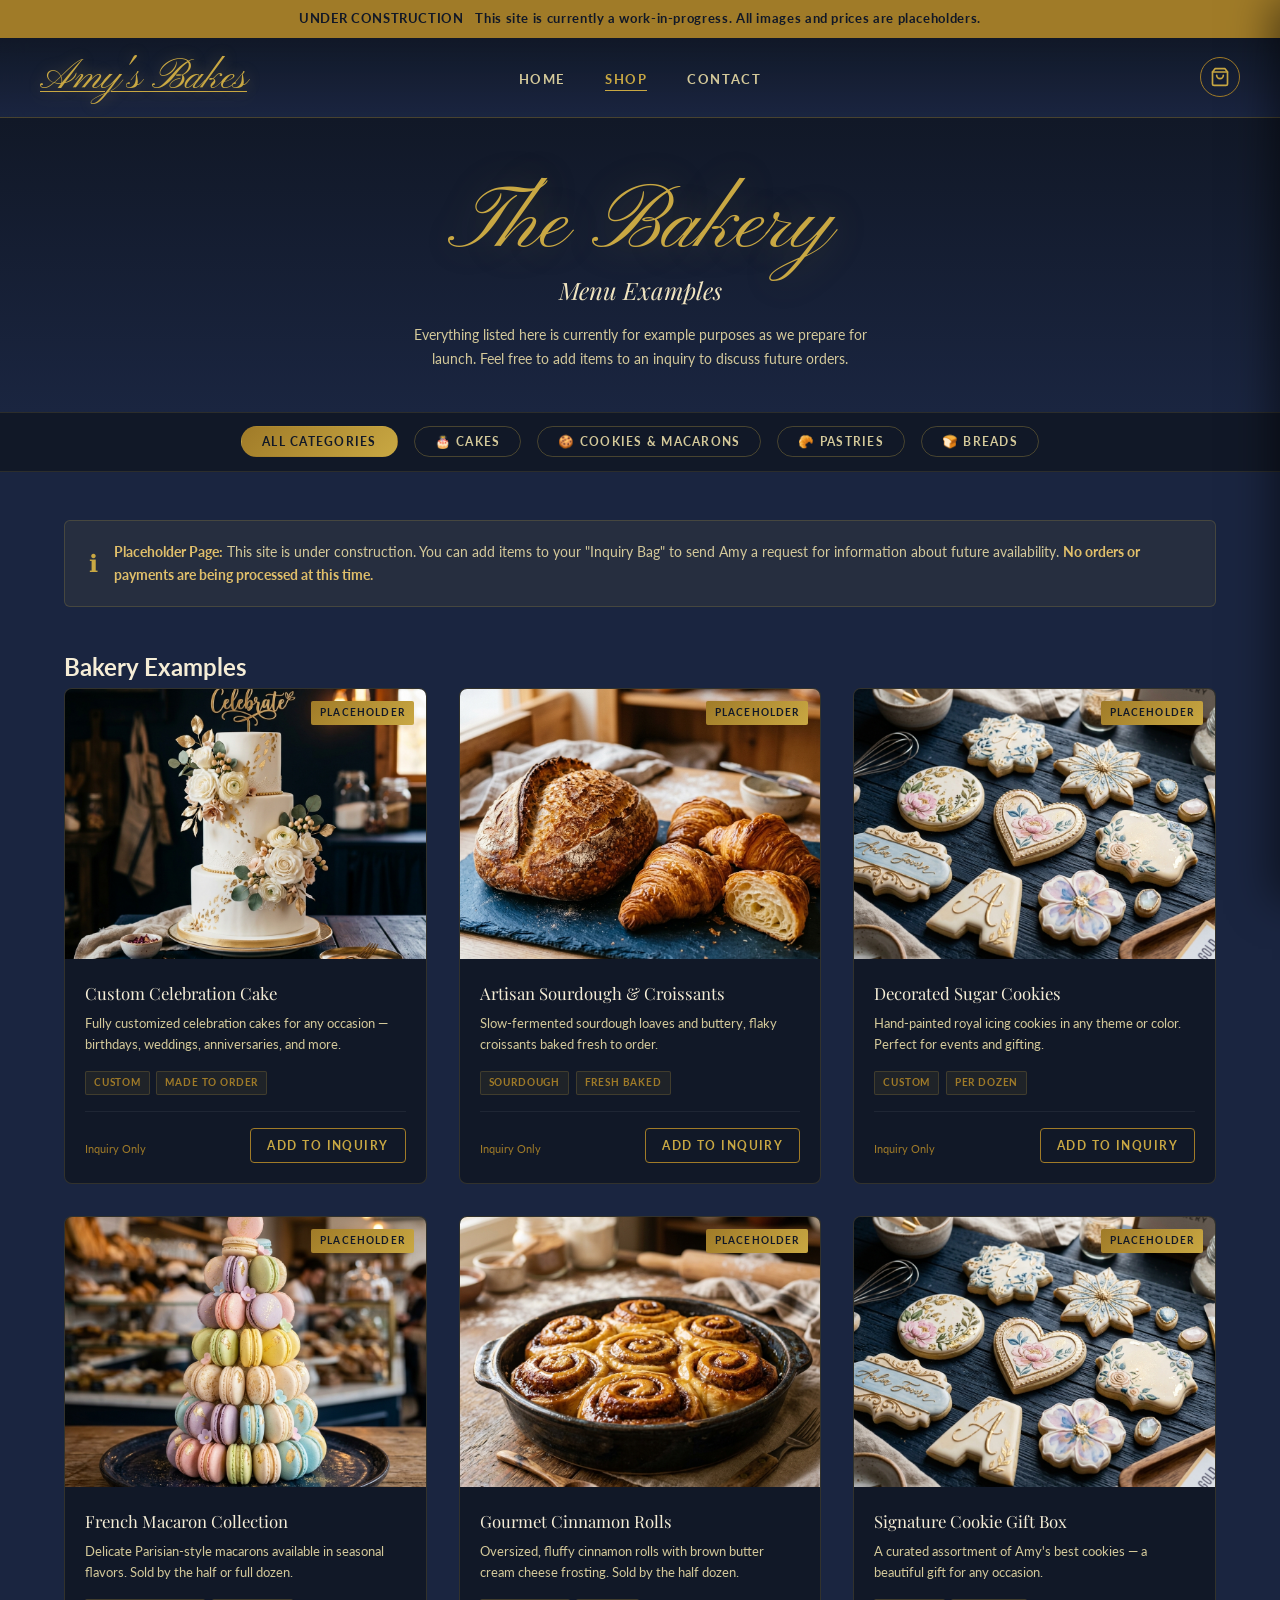
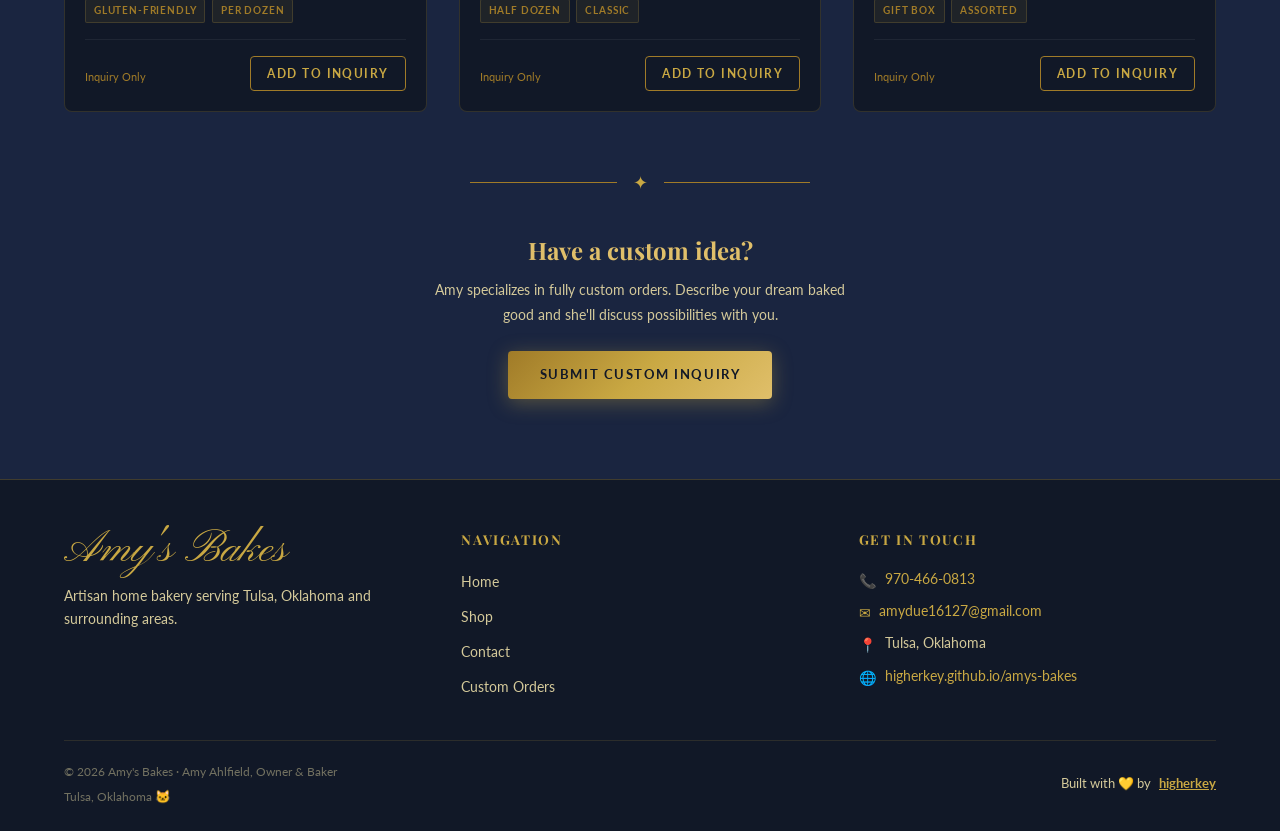
<file: shop.html>
<!DOCTYPE html>
<html lang="en">
<head>
  <meta charset="UTF-8">
  <meta name="viewport" content="width=device-width, initial-scale=1.0">
  <title>Shop — Amy's Bakes | Artisan Home Bakery Tulsa Oklahoma</title>
  <meta name="description" content="Browse and order from Amy's Bakes — custom cakes, decorated cookies, artisan breads, macarons, cinnamon rolls, and more. Freshly baked to order in Tulsa, Oklahoma.">
  <link rel="stylesheet" href="css/styles.css">
  <link rel="stylesheet" href="css/shop.css">
  <link rel="icon" type="image/svg+xml" href="assets/favicon.svg">
</head>
<body>

  <!-- ── Construction Banner ── -->
  <div class="construction-banner">
    <strong>Under Construction</strong> This site is currently a work-in-progress. All images and prices are placeholders.
  </div>

  <!-- ── Navbar ── -->
  <nav class="navbar" role="navigation" aria-label="Main navigation">
    <a href="index.html" class="navbar-brand" aria-label="Amy's Bakes Home">
      <span class="navbar-brand-text">Amy's Bakes</span>
    </a>

    <ul class="navbar-nav" id="nav-menu" role="list">
      <li><a href="index.html">Home</a></li>
      <li><a href="shop.html" class="active">Shop</a></li>
      <li><a href="contact.html">Contact</a></li>
    </ul>

    <div class="navbar-actions">
      <button class="navbar-cart" id="cart-btn" aria-label="Open inquiry bag">
        <svg class="nav-icon-svg" viewBox="0 0 24 24" fill="none" stroke="currentColor" stroke-width="2" stroke-linecap="round" stroke-linejoin="round" aria-hidden="true">
          <path d="M6 2 3 6v14a2 2 0 0 0 2 2h14a2 2 0 0 0 2-2V6l-3-4Z"></path>
          <line x1="3" y1="6" x2="21" y2="6"></line>
          <path d="M16 10a4 4 0 0 1-8 0"></path>
        </svg>
        <span class="cart-badge" id="cart-badge" aria-live="polite">0</span>
      </button>
      <button class="hamburger" id="hamburger" aria-label="Toggle menu" aria-expanded="false">
        <span></span><span></span><span></span>
      </button>
    </div>
  </nav>

  <div class="page-wrapper">

    <!-- ── Shop Hero ── -->
    <header class="shop-hero" role="banner">
      <div class="container">
        <span class="page-script" aria-hidden="true">The Bakery</span>
        <h1>Menu Examples</h1>
        <p>Everything listed here is currently for example purposes as we prepare for launch. Feel free to add items to an inquiry to discuss future orders.</p>
      </div>
    </header>

    <!-- ── Filter Bar ── -->
    <div class="filter-bar" role="navigation" aria-label="Product categories">
      <div class="filter-inner container">
        <button class="filter-btn active" data-filter="all" id="filter-all">All Categories</button>
        <button class="filter-btn" data-filter="cakes" id="filter-cakes">🎂 Cakes</button>
        <button class="filter-btn" data-filter="cookies" id="filter-cookies">🍪 Cookies & Macarons</button>
        <button class="filter-btn" data-filter="pastries" id="filter-pastries">🥐 Pastries</button>
        <button class="filter-btn" data-filter="breads" id="filter-breads">🍞 Breads</button>
      </div>
    </div>

    <!-- ── Shop Grid ── -->
    <section class="shop-section" aria-labelledby="shop-heading">
      <div class="container">

        <!-- Order Note -->
        <div class="order-note animate-on-scroll" role="note">
          <span class="order-note-icon">ℹ</span>
          <p class="order-note-text">
            <strong>Placeholder Page:</strong> This site is under construction. 
            You can add items to your "Inquiry Bag" to send Amy a request for information about future availability. 
            <strong>No orders or payments are being processed at this time.</strong>
          </p>
        </div>

        <h2 id="shop-heading" class="sr-only">Bakery Examples</h2>
        <div class="shop-grid" id="shop-grid" role="list" aria-label="Bakery products">
          <!-- Populated by shop.js -->
        </div>

        <!-- Custom Order CTA -->
        <div style="margin-top:3.5rem;text-align:center" class="animate-on-scroll">
          <div class="section-divider"><hr><span class="divider-icon">✦</span><hr></div>
          <h3 style="font-family:var(--font-serif);font-size:1.5rem;color:var(--gold-light);margin-bottom:0.5rem">
            Have a custom idea?
          </h3>
          <p style="color:var(--text-light);font-size:0.9rem;margin-bottom:1.5rem;max-width:440px;margin-left:auto;margin-right:auto">
            Amy specializes in fully custom orders. Describe your dream baked good and she'll discuss possibilities with you.
          </p>
          <a href="contact.html" class="btn btn-primary" id="custom-order-link">Submit Custom Inquiry</a>
        </div>
      </div>
    </section>

  </div><!-- /page-wrapper -->

  <!-- ── Footer ── -->
  <footer>
    <div class="container">
      <div class="footer-inner">
        <div class="footer-brand">
          <div class="brand-name">Amy's Bakes</div>
          <p>Artisan home bakery serving Tulsa, Oklahoma and surrounding areas.</p>
        </div>
        <nav aria-label="Footer navigation">
          <h3 class="footer-heading">Navigation</h3>
          <ul class="footer-links">
            <li><a href="index.html">Home</a></li>
            <li><a href="shop.html">Shop</a></li>
            <li><a href="contact.html">Contact</a></li>
            <li><a href="contact.html#custom">Custom Orders</a></li>
          </ul>
        </nav>
        <address class="footer-contact" style="font-style:normal">
          <h3 class="footer-heading">Get in Touch</h3>
          <div class="footer-contact-item"><span class="ico">📞</span><a href="tel:9704660813">970-466-0813</a></div>
          <div class="footer-contact-item"><span class="ico">✉</span><a href="mailto:amydue16127@gmail.com">amydue16127@gmail.com</a></div>
          <div class="footer-contact-item"><span class="ico">📍</span>Tulsa, Oklahoma</div>
          <div class="footer-contact-item"><span class="ico">🌐</span><a href="https://higherkey.github.io/amys-bakes/">higherkey.github.io/amys-bakes</a></div>
        </address>
      </div>
      <div class="footer-bottom">
        <div style="display:flex; flex-direction:column; gap: 4px;">
          <span>&copy; 2026 Amy's Bakes · Amy Ahlfield, Owner &amp; Baker</span>
          <span>Tulsa, Oklahoma <span class="cat">🐱</span></span>
        </div>
        <div class="footer-credit">
          Built with 💛 by <a href="https://github.com/higherkey" target="_blank" rel="noopener">higherkey</a>
        </div>
      </div>
    </div>
  </footer>

  <!-- ── Inquiry Bag (Drawer) ── -->
  <div class="cart-overlay" id="cart-overlay" role="dialog" aria-label="Inquiry Bag" aria-modal="true"></div>
  <div class="cart-drawer" id="cart-drawer">
    <div class="cart-header">
      <h2>Inquiry Bag</h2>
      <button class="cart-close" id="cart-close" aria-label="Close inquiry bag">✕</button>
    </div>
    <div class="cart-items" id="cart-items">
      <div class="cart-empty" id="cart-empty">
        <div class="empty-icon">
          <svg viewBox="0 0 24 24" fill="none" stroke="currentColor" stroke-width="1.5" stroke-linecap="round" stroke-linejoin="round" style="width: 64px; height: 64px; opacity: 0.5;" aria-hidden="true">
            <path d="M6 2 3 6v14a2 2 0 0 0 2 2h14a2 2 0 0 0 2-2V6l-3-4Z"></path>
            <line x1="3" y1="6" x2="21" y2="6"></line>
            <path d="M16 10a4 4 0 0 1-8 0"></path>
          </svg>
        </div>
        <p>Your inquiry bag is empty.<br>Add some examples to get started!</p>
      </div>
    </div>
    <div class="cart-footer">
      <div class="cart-total" style="display:none">
        <span>Order Total</span>
        <span class="cart-total-amount" id="cart-total-amount">$0.00</span>
      </div>
      <button class="btn btn-primary" id="checkout-btn" style="width:100%" disabled>Send Inquiry Request</button>
    </div>
  </div>

  <!-- ── Checkout Modal (Inquiry) ── -->
  <div class="modal-overlay" id="checkout-overlay" role="dialog" aria-label="Checkout" aria-modal="true">
    <div class="modal">
      <div class="modal-header">
        <h2>Send Inquiry Request</h2>
        <button class="modal-close" id="checkout-modal-close" aria-label="Close inquiry">✕</button>
      </div>
      <div class="modal-body">
        <div id="checkout-success" style="display:none" class="success-state">
          <div class="success-icon">✦</div>
          <h3>Inquiry Sent!</h3>
          <p>Thank you! This site is currently under construction, but Amy will receive your request and get back to you soon.</p>
          <br>
          <button class="btn btn-outline" id="success-close-btn" style="margin:0 auto">Close</button>
        </div>
        <form id="checkout-form">
          <div id="checkout-summary" style="margin-bottom:1.5rem;background:rgba(255,255,255,0.03);border:1px solid rgba(201,168,67,0.15);border-radius:4px;padding:1rem"></div>
          <div class="form-row">
            <div class="form-group">
              <label for="co-first-name">First Name</label>
              <input type="text" id="co-first-name" name="firstName" required placeholder="First Name">
            </div>
            <div class="form-group">
              <label for="co-last-name">Last Name</label>
              <input type="text" id="co-last-name" name="lastName" required placeholder="Last Name">
            </div>
          </div>
          <div class="form-group">
            <label for="co-email">Email Address</label>
            <input type="email" id="co-email" name="email" required placeholder="you@example.com">
          </div>
          <div class="form-group">
            <label for="co-phone">Phone Number</label>
            <input type="tel" id="co-phone" name="phone" required placeholder="Phone Number">
          </div>
          <div class="form-group">
            <label for="co-pickup-date">Requested Date (Optional)</label>
            <input type="date" id="co-pickup-date" name="pickupDate">
          </div>
          <div class="form-group">
            <label for="co-notes">Message or Special Requests</label>
            <textarea id="co-notes" name="notes" placeholder="Tell Amy what you're looking for..."></textarea>
          </div>
          <button type="submit" class="btn btn-primary" style="width:100%" id="place-order-btn">Submit Inquiry ✦</button>
          <p style="font-size:0.75rem;color:var(--text-light);text-align:center;margin-top:0.75rem">
            This is an inquiry form only. No payment is collected.
          </p>
        </form>
      </div>
    </div>
  </div>

  <script src="js/cart.js"></script>
  <script src="js/shop.js"></script>
</body>
</html>
</file>
<file: css/styles.css>
/* ============================
   Amy's Bakes — Global Styles
   Navy & Gold Artisan Theme
   ============================ */

@import url('https://fonts.googleapis.com/css2?family=Pinyon+Script&family=Playfair+Display:ital,wght@0,400;0,600;0,700;1,400&family=Lato:wght@300;400;700&display=swap');

/* ── CSS Variables ── */
:root {
  --navy:        #1a2540;
  --navy-dark:   #111827;
  --navy-mid:    #1e2d4d;
  --navy-light:  #243358;
  --gold:        #c9a843;
  --gold-light:  #e0bf6a;
  --gold-dark:   #a07b28;
  --gold-glow:   rgba(201, 168, 67, 0.25);
  --cream:       #f5edd6;
  --cream-soft:  #f0e4c0;
  --text-light:  #d4c99a;
  --white:       #ffffff;

  --font-script:  'Pinyon Script', cursive;
  --font-serif:   'Playfair Display', serif;
  --font-body:    'Lato', sans-serif;

  --border-radius: 4px;
  --transition:    0.3s ease;
  --shadow-gold:   0 4px 30px rgba(201, 168, 67, 0.18);
  --shadow-card:   0 8px 40px rgba(0,0,0,0.45);
}

/* ── Reset & Base ── */
*, *::before, *::after { box-sizing: border-box; margin: 0; padding: 0; }

html { scroll-behavior: smooth; font-size: 16px; }

body {
  background-color: var(--navy);
  color: var(--cream);
  font-family: var(--font-body);
  font-weight: 400;
  line-height: 1.7;
  min-height: 100vh;
}

img { max-width: 100%; display: block; }

a { color: var(--gold); text-decoration: none; transition: color var(--transition); }
a:hover { color: var(--gold-light); }

/* ── Ornate Border Utility ── */
.ornate-border {
  position: relative;
  border: 1.5px solid var(--gold-dark);
  border-radius: var(--border-radius);
}
.ornate-border::before {
  content: '';
  position: absolute;
  inset: 5px;
  border: 1px solid rgba(201,168,67,0.3);
  border-radius: var(--border-radius);
  pointer-events: none;
}

/* ── Filigree Corner SVG Utility ── */
.filigree-corner {
  position: absolute;
  width: 60px;
  height: 60px;
  opacity: 0.65;
  color: var(--gold);
}
.filigree-corner.tl { top: -2px; left: -2px; }
.filigree-corner.tr { top: -2px; right: -2px; transform: scaleX(-1); }
.filigree-corner.bl { bottom: -2px; left: -2px; transform: scaleY(-1); }
.filigree-corner.br { bottom: -2px; right: -2px; transform: scale(-1); }

/* ── Navigation ── */
.navbar {
  position: sticky;
  top: 0; left: 0; right: 0;
  z-index: 1000;
  display: grid;
  grid-template-columns: 1fr auto 1fr;
  align-items: center;
  padding: 0 2.5rem;
  height: 80px;
  background: linear-gradient(180deg, rgba(17,24,39,0.98) 0%, rgba(26,37,64,0.95) 100%);
  border-bottom: 1px solid rgba(201,168,67,0.3);
  backdrop-filter: blur(12px);
}

.navbar-brand {
  display: flex;
  align-items: center;
  gap: 0.75rem;
  text-decoration: none;
  z-index: 1001;
}
.navbar-brand-text {
  font-family: var(--font-script);
  font-size: 2.6rem;
  font-weight: 400;
  color: var(--gold);
  line-height: 1;
  text-shadow: 0 0 15px rgba(201,168,67,0.4);
  margin-top: 0.2rem;
  transition: all var(--transition);
  text-decoration: underline;
  text-decoration-color: var(--gold);
  text-decoration-thickness: 1px;
  text-underline-offset: 3px;
}
.navbar-brand:hover .navbar-brand-text {
  color: var(--gold-light);
  text-decoration-color: var(--gold-light);
  text-shadow: 0 0 25px rgba(201,168,67,0.7);
}

.navbar-nav {
  display: flex;
  align-items: center;
  gap: 2.5rem;
  list-style: none;
  justify-self: center;
}
.navbar-nav a {
  font-family: var(--font-body);
  font-size: 0.82rem;
  font-weight: 700;
  letter-spacing: 0.12em;
  text-transform: uppercase;
  color: var(--text-light);
  transition: color var(--transition);
  position: relative;
}
.navbar-nav a::after {
  content: '';
  position: absolute;
  bottom: -4px; left: 0; right: 0;
  height: 1px;
  background: var(--gold);
  transform: scaleX(0);
  transition: transform var(--transition);
}
.navbar-nav a:hover,
.navbar-nav a.active { color: var(--gold); }
.navbar-nav a:hover::after,
.navbar-nav a.active::after { transform: scaleX(1); }

.navbar-cart {
  position: relative;
  background: none;
  border: 1.5px solid var(--gold-dark);
  color: var(--gold);
  width: 40px; height: 40px;
  border-radius: 50%;
  cursor: pointer;
  display: flex; align-items: center; justify-content: center;
  font-size: 1rem;
  transition: all var(--transition);
}
.navbar-cart:hover { background: var(--gold-glow); border-color: var(--gold); }
.nav-icon-svg {
  width: 20px;
  height: 20px;
  stroke: var(--gold);
  transition: stroke var(--transition);
}
.navbar-cart:hover .nav-icon-svg {
  stroke: var(--gold-light);
}
.cart-badge {
  position: absolute;
  top: -4px; right: -4px;
  background: var(--gold);
  color: var(--navy-dark);
  font-size: 0.65rem;
  font-weight: 700;
  width: 18px; height: 18px;
  border-radius: 50%;
  align-items: center; justify-content: center;
  display: none;
}
.cart-badge.has-items { display: flex; }

.navbar-actions {
  display: flex;
  align-items: center;
  gap: 1rem;
  justify-self: end;
}
.hamburger {
  display: none;
  flex-direction: column;
  gap: 5px;
  cursor: pointer;
  background: none;
  border: none;
  padding: 4px;
}
.hamburger span {
  display: block;
  width: 24px; height: 2px;
  background: var(--gold);
  border-radius: 2px;
  transition: all var(--transition);
}

/* ── Page Wrapper ── */
.page-wrapper { padding-top: 0; }

/* ── Gold Section Divider ── */
.section-divider {
  display: flex;
  align-items: center;
  gap: 1rem;
  margin: 2rem auto;
  max-width: 340px;
}
.section-divider hr {
  flex: 1;
  border: none;
  border-top: 1px solid var(--gold-dark);
}
.section-divider .divider-icon { color: var(--gold); font-size: 1.1rem; }

/* ── Section Headers ── */
.section-header { text-align: center; margin-bottom: 3rem; }
.section-label {
  display: inline-block;
  font-size: 0.72rem;
  font-weight: 700;
  letter-spacing: 0.2em;
  text-transform: uppercase;
  color: var(--gold-dark);
  margin-bottom: 0.5rem;
}
.section-title {
  font-family: var(--font-serif);
  font-size: clamp(1.8rem, 4vw, 2.8rem);
  color: var(--gold-light);
  line-height: 1.25;
  margin-bottom: 0.75rem;
}
.section-subtitle {
  font-size: 0.95rem;
  color: var(--text-light);
  max-width: 520px;
  margin: 0 auto;
}

/* ── Buttons ── */
.btn {
  display: inline-flex;
  align-items: center;
  gap: 0.5rem;
  padding: 0.8rem 2rem;
  border-radius: var(--border-radius);
  font-family: var(--font-body);
  font-size: 0.8rem;
  font-weight: 700;
  letter-spacing: 0.12em;
  text-transform: uppercase;
  cursor: pointer;
  transition: all var(--transition);
  border: none;
  text-decoration: none;
}
.btn-primary {
  background: linear-gradient(135deg, var(--gold-dark), var(--gold), var(--gold-light));
  color: var(--navy-dark);
  box-shadow: 0 4px 20px rgba(201,168,67,0.35);
}
.btn-primary:hover {
  transform: translateY(-2px);
  box-shadow: 0 8px 28px rgba(201,168,67,0.5);
  color: var(--navy-dark);
}
.btn-outline {
  background: transparent;
  color: var(--gold);
  border: 1.5px solid var(--gold-dark);
}
.btn-outline:hover {
  background: var(--gold-glow);
  border-color: var(--gold);
  color: var(--gold-light);
}
.btn-ghost {
  background: transparent;
  color: var(--cream);
  border: 1px solid rgba(255,255,255,0.2);
}
.btn-ghost:hover { background: rgba(255,255,255,0.15); color: var(--white); }

/* ── Container ── */
.container { max-width: 1200px; margin: 0 auto; padding: 0 1.5rem; }
.section { padding: 5rem 0; }

/* ── Footer ── */
footer {
  background: var(--navy-dark);
  border-top: 1px solid rgba(201,168,67,0.25);
  padding: 3rem 0 1.5rem;
}
.footer-inner {
  display: grid;
  grid-template-columns: 1fr 1fr 1fr;
  gap: 2.5rem;
  margin-bottom: 2rem;
}
.footer-brand .brand-name {
  font-family: var(--font-script);
  font-size: 2.8rem;
  color: var(--gold);
  line-height: 1;
  margin-bottom: 0.75rem;
}
.footer-brand p { font-size: 0.85rem; color: var(--text-light); }
.footer-heading {
  font-family: var(--font-serif);
  font-size: 0.85rem;
  color: var(--gold);
  letter-spacing: 0.12em;
  text-transform: uppercase;
  margin-bottom: 1rem;
}
.footer-links { list-style: none; }
.footer-links li { margin-bottom: 0.5rem; }
.footer-links a { font-size: 0.88rem; color: var(--text-light); }
.footer-links a:hover { color: var(--gold); }
.footer-contact-item { font-size: 0.88rem; color: var(--text-light); margin-bottom: 0.4rem; display: flex; align-items: flex-start; gap: 0.5rem; }
.footer-contact-item span.ico { color: var(--gold); margin-top: 2px; }
.footer-bottom {
  border-top: 1px solid rgba(201,168,67,0.15);
  padding-top: 1.25rem;
  display: flex;
  align-items: center;
  justify-content: space-between;
  font-size: 0.78rem;
  color: rgba(212,201,154,0.5);
}
.footer-bottom .cat { color: var(--gold); }

/* ── Toast Notification ── */
.toast {
  position: fixed;
  bottom: 2rem;
  right: 2rem;
  background: linear-gradient(135deg, var(--navy-light), var(--navy-mid));
  border: 1px solid var(--gold-dark);
  color: var(--cream);
  padding: 1rem 1.5rem;
  border-radius: var(--border-radius);
  box-shadow: var(--shadow-gold);
  font-size: 0.9rem;
  z-index: 9999;
  transform: translateY(100px);
  opacity: 0;
  transition: all 0.4s cubic-bezier(0.34, 1.56, 0.64, 1);
  display: flex;
  align-items: center;
  gap: 0.75rem;
  max-width: 320px;
}
.toast.show { transform: translateY(0); opacity: 1; }
.toast-icon { color: var(--gold); font-size: 1.1rem; }

/* ── Cart Drawer ── */
.cart-overlay {
  position: fixed;
  inset: 0;
  background: rgba(10,15,30,0.75);
  z-index: 2000;
  backdrop-filter: blur(4px);
  opacity: 0;
  pointer-events: none;
  transition: opacity var(--transition);
}
.cart-overlay.open { opacity: 1; pointer-events: all; }

.cart-drawer {
  position: fixed;
  top: 0; right: 0; bottom: 0;
  width: min(420px, 100vw);
  background: var(--navy-dark);
  border-left: 1px solid rgba(201,168,67,0.25);
  z-index: 2100;
  display: flex;
  flex-direction: column;
  transform: translateX(100%);
  transition: transform 0.4s cubic-bezier(0.4,0,0.2,1);
  box-shadow: -8px 0 40px rgba(0,0,0,0.5);
}
.cart-drawer.open { transform: translateX(0); }

.cart-header {
  display: flex;
  align-items: center;
  justify-content: space-between;
  padding: 1.5rem;
  border-bottom: 1px solid rgba(201,168,67,0.2);
}
.cart-header h2 {
  font-family: var(--font-serif);
  font-size: 1.25rem;
  color: var(--gold-light);
}
.cart-close {
  background: none;
  border: none;
  color: var(--text-light);
  font-size: 1.3rem;
  cursor: pointer;
  transition: color var(--transition);
}
.cart-close:hover { color: var(--gold); }

.cart-items { flex: 1; overflow-y: auto; padding: 1rem 1.5rem; }
.cart-empty {
  text-align: center;
  padding: 3rem 1rem;
  color: var(--text-light);
}
.cart-empty .empty-icon { font-size: 3rem; margin-bottom: 1rem; opacity: 0.4; }
.cart-empty p { font-size: 0.9rem; }

.cart-item {
  display: flex;
  gap: 1rem;
  padding: 1rem 0;
  border-bottom: 1px solid rgba(255,255,255,0.06);
}
.cart-item img {
  width: 72px; height: 72px;
  object-fit: cover;
  border-radius: var(--border-radius);
  border: 1px solid rgba(201,168,67,0.2);
}
.cart-item-info { flex: 1; }
.cart-item-name { font-family: var(--font-serif); font-size: 0.95rem; color: var(--cream); margin-bottom: 0.2rem; }
.cart-item-price { font-size: 0.85rem; color: var(--gold); font-weight: 700; }
.cart-item-controls { display: flex; align-items: center; gap: 0.5rem; margin-top: 0.5rem; }
.qty-btn {
  background: rgba(201,168,67,0.1);
  border: 1px solid var(--gold-dark);
  color: var(--gold);
  width: 26px; height: 26px;
  border-radius: 50%;
  cursor: pointer;
  font-size: 0.9rem;
  display: flex; align-items: center; justify-content: center;
  transition: all var(--transition);
}
.qty-btn:hover { background: var(--gold-glow); }
.qty-display { font-size: 0.9rem; color: var(--cream); min-width: 20px; text-align: center; }
.cart-item-remove { margin-left: auto; background: none; border: none; color: rgba(255,100,100,0.5); cursor: pointer; font-size: 0.85rem; transition: color var(--transition); }
.cart-item-remove:hover { color: rgba(255,100,100,0.9); }

.cart-footer {
  padding: 1.25rem 1.5rem;
  border-top: 1px solid rgba(201,168,67,0.2);
}
.cart-total {
  display: flex;
  justify-content: space-between;
  align-items: center;
  margin-bottom: 1rem;
  font-family: var(--font-serif);
  font-size: 1.05rem;
}
.cart-total-amount { color: var(--gold-light); font-weight: 700; font-size: 1.2rem; }

/* ── Checkout Modal ── */
.modal-overlay {
  position: fixed;
  inset: 0;
  background: rgba(10,15,30,0.85);
  z-index: 3000;
  display: flex;
  align-items: center;
  justify-content: center;
  padding: 1rem;
  opacity: 0;
  pointer-events: none;
  transition: opacity var(--transition);
  backdrop-filter: blur(6px);
}
.modal-overlay.open { opacity: 1; pointer-events: all; }
.modal {
  background: var(--navy-dark);
  border: 1px solid rgba(201,168,67,0.3);
  border-radius: 8px;
  width: min(560px, 100%);
  max-height: 90vh;
  overflow-y: auto;
  box-shadow: 0 20px 60px rgba(0,0,0,0.6);
  transform: scale(0.92);
  transition: transform 0.3s cubic-bezier(0.34,1.56,0.64,1);
}
.modal-overlay.open .modal { transform: scale(1); }
.modal-header {
  padding: 1.75rem 1.75rem 1rem;
  border-bottom: 1px solid rgba(201,168,67,0.2);
  display: flex;
  justify-content: space-between;
  align-items: center;
}
.modal-header h2 { font-family: var(--font-serif); font-size: 1.4rem; color: var(--gold-light); }
.modal-close { background: none; border: none; color: var(--text-light); font-size: 1.3rem; cursor: pointer; transition: color var(--transition); }
.modal-close:hover { color: var(--gold); }
.modal-body { padding: 1.75rem; }

/* ── Forms ── */
.form-group { margin-bottom: 1.25rem; }
.form-group label {
  display: block;
  font-size: 0.78rem;
  font-weight: 700;
  letter-spacing: 0.1em;
  text-transform: uppercase;
  color: var(--gold-dark);
  margin-bottom: 0.4rem;
}
.form-group input,
.form-group textarea,
.form-group select {
  width: 100%;
  padding: 0.75rem 1rem;
  background: rgba(255,255,255,0.04);
  border: 1px solid rgba(201,168,67,0.25);
  border-radius: var(--border-radius);
  color: var(--cream);
  font-family: var(--font-body);
  font-size: 0.9rem;
  transition: border-color var(--transition), box-shadow var(--transition);
  outline: none;
}
.form-group input:focus,
.form-group textarea:focus,
.form-group select:focus {
  border-color: var(--gold-dark);
  box-shadow: 0 0 0 3px var(--gold-glow);
}
.form-group textarea { resize: vertical; min-height: 110px; }
.form-group select { appearance: none; cursor: pointer; }
.form-row { display: grid; grid-template-columns: 1fr 1fr; gap: 1rem; }

/* ── Success State ── */
.success-state {
  text-align: center;
  padding: 2rem;
}
.success-state .success-icon {
  font-size: 3.5rem;
  color: var(--gold);
  margin-bottom: 1rem;
  animation: scaleIn 0.5s cubic-bezier(0.34,1.56,0.64,1);
}
@keyframes scaleIn {
  from { transform: scale(0); opacity: 0; }
  to { transform: scale(1); opacity: 1; }
}
.success-state h3 { font-family: var(--font-serif); font-size: 1.5rem; color: var(--gold-light); margin-bottom: 0.5rem; }
.success-state p { color: var(--text-light); font-size: 0.92rem; }

/* ── Scroll Animations ── */
.animate-on-scroll {
  opacity: 0;
  transform: translateY(30px);
  transition: opacity 0.7s ease, transform 0.7s ease;
}
.animate-on-scroll.visible {
  opacity: 1;
  transform: translateY(0);
}

/* ── Construction Banner ── */
.construction-banner {
  background: var(--gold-dark);
  color: var(--navy-dark);
  text-align: center;
  padding: 0.5rem 1rem;
  font-size: 0.8rem;
  font-weight: 700;
  letter-spacing: 0.05em;
  position: relative;
  z-index: 1100;
}
.construction-banner strong { text-transform: uppercase; margin-right: 0.5rem; }

/* ── Footer Link ── */
.footer-credit {
  margin-left: auto;
  font-size: 0.8rem;
  color: var(--text-light);
  display: flex;
  align-items: center;
  gap: 0.5rem;
}
.footer-credit a {
  color: var(--gold);
  font-weight: 700;
  text-decoration: underline;
}
.footer-credit a:hover {
  color: var(--gold-light);
}

/* ── Responsive ── */
@media (max-width: 768px) {
  .navbar { 
    display: flex; 
    justify-content: space-between; 
    padding: 0 1.25rem; 
    height: 70px;
  }
  .navbar-brand-text { font-size: 1.6rem; }
  .construction-banner { font-size: 0.72rem; padding: 0.4rem 1rem; }
  .navbar-nav { 
    display: none; 
    flex-direction: column; 
    position: fixed; 
    top: 100px; 
    left: 0; right: 0; 
    background: rgba(17,24,39,0.98); 
    padding: 1.5rem; 
    gap: 1.25rem; 
    border-bottom: 1px solid rgba(201,168,67,0.2); 
  }
  .navbar-nav.open { display: flex; }
  .hamburger { display: flex; }
  .footer-inner { grid-template-columns: 1fr; gap: 1.5rem; }
  .footer-bottom { flex-direction: column; gap: 0.5rem; text-align: center; }
  .footer-credit { margin: 0.5rem auto 0; }
  .form-row { grid-template-columns: 1fr; }
}

@media (max-width: 480px) {
  .navbar-brand-text { font-size: 1.6rem; }
  .navbar-actions { gap: 0.75rem; }
  .navbar-cart { width: 36px; height: 36px; font-size: 0.9rem; }
}
</file>
<file: css/home.css>
/* ============================
   Amy's Bakes — Home Page
   index.css
   ============================ */

/* ── Hero ── */
.hero {
  position: relative;
  min-height: 100vh;
  display: flex;
  align-items: center;
  overflow: hidden;
}
.hero-bg {
  position: absolute;
  inset: 0;
  background-image: url('../images/hero.png');
  background-size: cover;
  background-position: center;
  filter: brightness(0.35);
  transform: scale(1.05);
  transition: transform 8s ease;
}
.hero:hover .hero-bg { transform: scale(1.0); }
.hero-overlay {
  position: absolute;
  inset: 0;
  background: linear-gradient(135deg,
    rgba(17,24,39,0.92) 0%,
    rgba(26,37,64,0.6) 50%,
    rgba(17,24,39,0.85) 100%
  );
}
.hero-content {
  position: relative;
  z-index: 1;
  padding: 0 1.5rem;
  max-width: 1200px;
  margin: 0 auto;
  width: 100%;
}
.hero-eyebrow {
  display: flex;
  align-items: center;
  gap: 0.75rem;
  margin-bottom: 1.25rem;
}
.hero-eyebrow-line {
  height: 1px;
  width: 40px;
  background: var(--gold-dark);
}
.hero-eyebrow-text {
  font-size: 0.72rem;
  font-weight: 700;
  letter-spacing: 0.2em;
  text-transform: uppercase;
  color: var(--gold-dark);
}
.hero-script {
  font-family: var(--font-script);
  font-size: clamp(3.5rem, 10vw, 7rem);
  color: var(--gold);
  line-height: 0.9;
  text-shadow: 0 0 60px rgba(201,168,67,0.3);
  display: block;
  margin: 1.5rem 0;
}
.hero-tagline {
  font-family: var(--font-serif);
  font-size: clamp(1rem, 2.5vw, 1.3rem);
  color: var(--cream-soft);
  font-weight: 400;
  font-style: italic;
  margin-bottom: 1.75rem;
  letter-spacing: 0.04em;
}
.hero-desc {
  font-size: 0.95rem;
  color: var(--text-light);
  max-width: 480px;
  line-height: 1.8;
  margin-bottom: 2.5rem;
}
.hero-cta { display: flex; gap: 1rem; flex-wrap: wrap; }

.hero-badge {
  position: absolute;
  right: 8%;
  top: 50%;
  transform: translateY(-50%);
  width: 160px; height: 160px;
  border-radius: 50%;
  border: 2px solid var(--gold-dark);
  box-shadow: 0 0 40px var(--gold-glow), inset 0 0 40px rgba(201,168,67,0.06);
  display: flex;
  flex-direction: column;
  align-items: center;
  justify-content: center;
  text-align: center;
  background: rgba(17,24,39,0.75);
  backdrop-filter: blur(8px);
  animation: pulse-glow 3s ease-in-out infinite;
}
.hero-badge::before {
  content: '';
  position: absolute;
  inset: 8px;
  border-radius: 50%;
  border: 1px solid rgba(201,168,67,0.35);
}
.badge-script { font-family: var(--font-script); font-size: 2rem; color: var(--gold); line-height: 1; }
.badge-sub { font-size: 0.68rem; font-weight: 700; letter-spacing: 0.15em; text-transform: uppercase; color: var(--gold-dark); margin-top: 0.25rem; }

@keyframes pulse-glow {
  0%, 100% { box-shadow: 0 0 40px var(--gold-glow), inset 0 0 40px rgba(201,168,67,0.06); }
  50% { box-shadow: 0 0 60px rgba(201,168,67,0.35), inset 0 0 60px rgba(201,168,67,0.1); }
}

.hero-scroll {
  position: absolute;
  bottom: 2rem;
  left: 50%;
  transform: translateX(-50%);
  display: flex;
  flex-direction: column;
  align-items: center;
  gap: 0.5rem;
  color: var(--gold-dark);
  font-size: 0.7rem;
  letter-spacing: 0.2em;
  text-transform: uppercase;
  animation: bounce 2s ease-in-out infinite;
}
.hero-scroll span { font-size: 1.1rem; }
@keyframes bounce {
  0%, 100% { transform: translateX(-50%) translateY(0); }
  50% { transform: translateX(-50%) translateY(6px); }
}

/* ── About Strip ── */
.about-strip {
  background: var(--navy-dark);
  border-top: 1px solid rgba(201,168,67,0.15);
  border-bottom: 1px solid rgba(201,168,67,0.15);
  padding: 3rem 0;
}
.about-strip-inner {
  display: flex;
  gap: 3rem;
  align-items: center;
  justify-content: space-around;
  text-align: center;
  flex-wrap: wrap;
}
.about-stat {
  display: flex;
  flex-direction: column;
  align-items: center;
  gap: 0.25rem;
}
.stat-number {
  font-family: var(--font-script);
  font-size: 3rem;
  color: var(--gold);
  line-height: 1;
}
.stat-label {
  font-size: 0.75rem;
  font-weight: 700;
  letter-spacing: 0.15em;
  text-transform: uppercase;
  color: var(--text-light);
}
.about-strip-divider {
  width: 1px;
  height: 60px;
  background: linear-gradient(to bottom, transparent, var(--gold-dark), transparent);
}

/* ── About Section ── */
.about-grid {
  display: grid;
  grid-template-columns: 1fr 1fr;
  gap: 4rem;
  align-items: center;
}
.about-image-wrap {
  position: relative;
}
.about-image-wrap img {
  width: 100%;
  border-radius: 4px;
  filter: brightness(0.9) saturate(1.1);
  border: 1px solid rgba(201,168,67,0.2);
}
.about-image-accent {
  position: absolute;
  inset: -12px;
  border: 1px solid rgba(201,168,67,0.2);
  border-radius: 6px;
  pointer-events: none;
}
.about-image-accent::before,
.about-image-accent::after {
  content: '❧';
  position: absolute;
  right: -14px;
  color: var(--gold-dark);
  font-size: 1.5rem;
}
.about-image-accent::before { top: 50%; transform: translateY(-50%); }
.about-image-accent::after { display: none; }


.about-script {
  font-family: var(--font-script);
  font-size: 3rem;
  color: var(--gold);
  line-height: 1;
  margin-bottom: 0.5rem;
}
.about-content h2 {
  font-family: var(--font-serif);
  font-size: 2rem;
  color: var(--gold-light);
  margin-bottom: 1.25rem;
  line-height: 1.2;
}
.about-content p {
  color: var(--text-light);
  font-size: 0.92rem;
  line-height: 1.85;
  margin-bottom: 1rem;
}
.about-signature { margin-top: 1.5rem; }
.about-signature .sig {
  font-family: var(--font-script);
  font-size: 2.2rem;
  color: var(--gold);
}
.about-signature .sig-title { font-size: 0.75rem; color: var(--text-light); letter-spacing: 0.12em; text-transform: uppercase; }

/* ── Featured Products ── */
.featured-section { background: var(--navy-mid); }
.products-grid {
  display: grid;
  grid-template-columns: repeat(3, 1fr);
  gap: 1.75rem;
}
.product-card {
  background: var(--navy);
  border: 1px solid rgba(201,168,67,0.18);
  border-radius: 6px;
  overflow: hidden;
  transition: transform var(--transition), box-shadow var(--transition), border-color var(--transition);
  cursor: pointer;
}
.product-card:hover {
  transform: translateY(-6px);
  box-shadow: var(--shadow-gold);
  border-color: rgba(201,168,67,0.45);
}
.product-image-wrap {
  position: relative;
  overflow: hidden;
  aspect-ratio: 4/3;
}
.product-image-wrap img {
  width: 100%; height: 100%;
  object-fit: cover;
  transition: transform 0.6s ease;
}
.product-card:hover .product-image-wrap img { transform: scale(1.07); }
.product-badge {
  position: absolute;
  top: 0.75rem;
  left: 0.75rem;
  background: linear-gradient(135deg, var(--gold-dark), var(--gold));
  color: var(--navy-dark);
  font-size: 0.62rem;
  font-weight: 700;
  letter-spacing: 0.12em;
  text-transform: uppercase;
  padding: 0.25rem 0.6rem;
  border-radius: 2px;
}
.product-info { padding: 1.25rem; }
.product-name { font-family: var(--font-serif); font-size: 1.05rem; color: var(--cream); margin-bottom: 0.35rem; }
.product-desc { font-size: 0.82rem; color: var(--text-light); margin-bottom: 1rem; line-height: 1.6; }
.product-footer { display: flex; align-items: center; justify-content: space-between; }
.product-price { font-family: var(--font-serif); font-size: 1.1rem; color: var(--gold); font-weight: 700; }

/* ── Specialty Callout ── */
.specialty-section {
  background: var(--navy-dark);
  padding: 5rem 0;
}
.specialty-grid {
  display: grid;
  grid-template-columns: repeat(4, 1fr);
  gap: 1.5rem;
}
.specialty-card {
  background: rgba(255,255,255,0.02);
  border: 1px solid rgba(201,168,67,0.15);
  border-radius: 6px;
  padding: 2rem 1.25rem;
  text-align: center;
  transition: all var(--transition);
}
.specialty-card:hover {
  background: rgba(201,168,67,0.05);
  border-color: rgba(201,168,67,0.35);
  transform: translateY(-4px);
}
.specialty-icon { font-size: 2.25rem; margin-bottom: 1rem; }
.specialty-card h3 { font-family: var(--font-serif); font-size: 1rem; color: var(--gold-light); margin-bottom: 0.5rem; }
.specialty-card p { font-size: 0.82rem; color: var(--text-light); line-height: 1.6; }

/* ── Testimonials ── */
.testimonials-section { background: var(--navy); }
.testimonials-grid {
  display: grid;
  grid-template-columns: repeat(3, 1fr);
  gap: 1.75rem;
}
.testimonial-card {
  background: var(--navy-dark);
  border: 1px solid rgba(201,168,67,0.15);
  border-radius: 6px;
  padding: 2rem;
  position: relative;
}
.testimonial-card::before {
  content: '\201C';
  position: absolute;
  top: 0.75rem;
  left: 1.25rem;
  font-family: var(--font-serif);
  font-size: 4rem;
  color: var(--gold-dark);
  opacity: 0.4;
  line-height: 1;
}
.testimonial-text {
  font-size: 0.9rem;
  color: var(--text-light);
  line-height: 1.75;
  margin-bottom: 1.25rem;
  font-style: italic;
  padding-top: 1rem;
}
.testimonial-stars { color: var(--gold); font-size: 0.9rem; margin-bottom: 0.75rem; }
.testimonial-author { font-family: var(--font-serif); font-size: 0.9rem; color: var(--cream); }
.testimonial-event { font-size: 0.75rem; color: var(--gold-dark); letter-spacing: 0.08em; }

/* ── CTA Banner ── */
.cta-banner {
  background: linear-gradient(135deg, var(--navy-dark) 0%, var(--navy-light) 50%, var(--navy-dark) 100%);
  border-top: 1px solid rgba(201,168,67,0.2);
  border-bottom: 1px solid rgba(201,168,67,0.2);
  padding: 5rem 0;
  text-align: center;
  position: relative;
  overflow: hidden;
}
.cta-banner::before {
  content: '';
  position: absolute;
  inset: 0;
  background: radial-gradient(ellipse at center, rgba(201,168,67,0.08) 0%, transparent 70%);
}
.cta-banner h2 {
  font-family: var(--font-script);
  font-size: clamp(2.5rem, 6vw, 4.5rem);
  color: var(--gold);
  margin-bottom: 0.5rem;
  position: relative;
}
.cta-banner p {
  font-family: var(--font-serif);
  font-size: 1.1rem;
  color: var(--cream-soft);
  margin-bottom: 2rem;
  font-style: italic;
  position: relative;
}
.cta-banner-btns { display: flex; gap: 1rem; justify-content: center; position: relative; }

/* ── Responsive ── */
@media (max-width: 900px) {
  .about-grid { grid-template-columns: 1fr; }
  .about-image-wrap { display: none; }
  .products-grid { grid-template-columns: repeat(2, 1fr); }
  .specialty-grid { grid-template-columns: repeat(2, 1fr); }
  .testimonials-grid { grid-template-columns: 1fr; }
  .hero-badge { display: none; }
}
@media (max-width: 600px) {
  .products-grid { grid-template-columns: 1fr; }
  .specialty-grid { grid-template-columns: 1fr; }
  .about-strip-divider { display: none; }
}
</file>
<file: css/contact.css>
/* ============================
   Amy's Bakes — Contact Page
   contact.css
   ============================ */

/* ── Contact Hero ── */
.contact-hero {
  padding: 4rem 0 2.5rem;
  text-align: center;
  background: linear-gradient(180deg, var(--navy-dark) 0%, var(--navy) 100%);
  border-bottom: 1px solid rgba(201,168,67,0.15);
}
.contact-hero .page-script {
  font-family: var(--font-script);
  font-size: clamp(3rem, 8vw, 5.5rem);
  color: var(--gold);
  line-height: 1;
  text-shadow: 0 0 40px rgba(201,168,67,0.25);
}
.contact-hero h1 {
  font-family: var(--font-serif);
  font-size: clamp(1.1rem, 2.5vw, 1.5rem);
  color: var(--cream-soft);
  font-weight: 400;
  font-style: italic;
  margin-bottom: 0.75rem;
}
.contact-hero p {
  font-size: 0.9rem;
  color: var(--text-light);
  max-width: 500px;
  margin: 0 auto;
}

/* ── Contact Layout ── */
.contact-section { padding: 4.5rem 0 5rem; }
.contact-layout {
  display: grid;
  grid-template-columns: 1fr 1.5fr;
  gap: 4rem;
  align-items: start;
}

/* ── Info Panel ── */
.contact-info-panel {}
.contact-info-panel h2 {
  font-family: var(--font-serif);
  font-size: 1.6rem;
  color: var(--gold-light);
  margin-bottom: 0.35rem;
}
.contact-info-panel > p {
  font-size: 0.88rem;
  color: var(--text-light);
  margin-bottom: 2rem;
  line-height: 1.75;
}

.contact-detail {
  display: flex;
  align-items: flex-start;
  gap: 1rem;
  margin-bottom: 1.5rem;
  padding-bottom: 1.5rem;
  border-bottom: 1px solid rgba(201,168,67,0.1);
}
.contact-detail:last-of-type { border-bottom: none; }
.contact-detail-icon {
  width: 42px; height: 42px;
  border-radius: 50%;
  border: 1px solid var(--gold-dark);
  background: rgba(201,168,67,0.06);
  display: flex; align-items: center; justify-content: center;
  color: var(--gold);
  font-size: 1rem;
  flex-shrink: 0;
}
.contact-detail-text {}
.contact-detail-label {
  font-size: 0.68rem;
  font-weight: 700;
  letter-spacing: 0.15em;
  text-transform: uppercase;
  color: var(--gold-dark);
  margin-bottom: 0.15rem;
}
.contact-detail-value {
  font-family: var(--font-serif);
  font-size: 0.95rem;
  color: var(--cream);
}
.contact-detail-value a { color: var(--cream); }
.contact-detail-value a:hover { color: var(--gold); }

.contact-note {
  background: rgba(201,168,67,0.06);
  border: 1px solid rgba(201,168,67,0.18);
  border-left: 3px solid var(--gold-dark);
  border-radius: 0 4px 4px 0;
  padding: 1rem 1.25rem;
  margin-top: 2rem;
  font-size: 0.85rem;
  color: var(--text-light);
  line-height: 1.7;
}
.contact-note strong { color: var(--gold-light); }

/* ── Forms Panel ── */
.contact-forms {}
.form-tabs {
  display: flex;
  gap: 0;
  margin-bottom: 2rem;
  border: 1px solid rgba(201,168,67,0.2);
  border-radius: 4px;
  overflow: hidden;
}
.form-tab {
  flex: 1;
  padding: 0.7rem 1rem;
  background: transparent;
  border: none;
  color: var(--text-light);
  font-family: var(--font-body);
  font-size: 0.78rem;
  font-weight: 700;
  letter-spacing: 0.1em;
  text-transform: uppercase;
  cursor: pointer;
  transition: all var(--transition);
  border-right: 1px solid rgba(201,168,67,0.2);
}
.form-tab:last-child { border-right: none; }
.form-tab.active {
  background: linear-gradient(135deg, var(--gold-dark), var(--gold));
  color: var(--navy-dark);
}
.form-tab:hover:not(.active) { background: rgba(201,168,67,0.06); color: var(--gold); }

.tab-pane { display: none; }
.tab-pane.active { display: block; }

.form-panel {
  background: rgba(255,255,255,0.02);
  border: 1px solid rgba(201,168,67,0.15);
  border-radius: 6px;
  padding: 2rem;
}
.form-panel h3 {
  font-family: var(--font-serif);
  font-size: 1.2rem;
  color: var(--gold-light);
  margin-bottom: 0.35rem;
}
.form-panel > p {
  font-size: 0.85rem;
  color: var(--text-light);
  margin-bottom: 1.5rem;
  line-height: 1.6;
}

/* Custom Request specifics */
.flavor-chips {
  display: flex;
  flex-wrap: wrap;
  gap: 0.5rem;
  margin-top: 0.35rem;
}
.flavor-chip {
  padding: 0.35rem 0.9rem;
  border-radius: 30px;
  border: 1.5px solid rgba(201,168,67,0.25);
  background: transparent;
  color: var(--text-light);
  font-size: 0.78rem;
  font-weight: 700;
  cursor: pointer;
  transition: all var(--transition);
  font-family: var(--font-body);
}
.flavor-chip.selected {
  background: rgba(201,168,67,0.15);
  border-color: var(--gold-dark);
  color: var(--gold);
}
.flavor-chip:hover { border-color: var(--gold-dark); }

.budget-options {
  display: grid;
  grid-template-columns: repeat(3, 1fr);
  gap: 0.5rem;
  margin-top: 0.35rem;
}
.budget-option {
  position: relative;
}
.budget-option input[type="radio"] {
  position: absolute;
  opacity: 0;
  width: 0; height: 0;
}
.budget-option label {
  display: block;
  padding: 0.6rem;
  text-align: center;
  border: 1.5px solid rgba(201,168,67,0.2);
  border-radius: 4px;
  font-size: 0.78rem;
  font-weight: 700;
  color: var(--text-light);
  cursor: pointer;
  transition: all var(--transition);
  letter-spacing: 0;
  text-transform: none;
}
.budget-option input:checked + label {
  background: rgba(201,168,67,0.12);
  border-color: var(--gold-dark);
  color: var(--gold);
}
.budget-option label:hover { border-color: var(--gold-dark); }

.inspiration-upload {
  border: 2px dashed rgba(201,168,67,0.25);
  border-radius: 4px;
  padding: 1.5rem;
  text-align: center;
  cursor: pointer;
  transition: all var(--transition);
  position: relative;
}
.inspiration-upload:hover { border-color: var(--gold-dark); background: rgba(201,168,67,0.04); }
.inspiration-upload input { position: absolute; inset: 0; opacity: 0; cursor: pointer; }
.inspiration-upload-icon { font-size: 1.75rem; color: var(--gold-dark); margin-bottom: 0.5rem; }
.inspiration-upload p { font-size: 0.8rem; color: var(--text-light); }
.inspiration-upload strong { color: var(--gold-dark); }

/* ── FAQ Accordion ── */
.faq-section { background: var(--navy-dark); padding: 5rem 0; }
.faq-list { max-width: 740px; margin: 0 auto; }
.faq-item {
  border-bottom: 1px solid rgba(201,168,67,0.15);
}
.faq-question {
  width: 100%;
  background: none;
  border: none;
  display: flex;
  align-items: center;
  justify-content: space-between;
  padding: 1.25rem 0;
  font-family: var(--font-serif);
  font-size: 1rem;
  color: var(--cream-soft);
  cursor: pointer;
  text-align: left;
  transition: color var(--transition);
  gap: 1rem;
}
.faq-question:hover { color: var(--gold-light); }
.faq-chevron {
  color: var(--gold-dark);
  font-size: 1rem;
  transition: transform var(--transition);
  flex-shrink: 0;
}
.faq-item.open .faq-chevron { transform: rotate(180deg); }
.faq-answer {
  max-height: 0;
  overflow: hidden;
  transition: max-height 0.4s ease, padding 0.3s ease;
}
.faq-item.open .faq-answer { max-height: 300px; }
.faq-answer-inner {
  padding-bottom: 1.25rem;
  font-size: 0.88rem;
  color: var(--text-light);
  line-height: 1.8;
}

/* ── Responsive ── */
@media (max-width: 900px) {
  .contact-layout { grid-template-columns: 1fr; }
  .budget-options { grid-template-columns: repeat(2, 1fr); }
}
</file>
<file: css/shop.css>
/* ============================
   Amy's Bakes — Shop Page
   shop.css
   ============================ */

/* ── Shop Hero ── */
.shop-hero {
  padding: 4rem 0 2.5rem;
  text-align: center;
  background: linear-gradient(180deg, var(--navy-dark) 0%, var(--navy) 100%);
  border-bottom: 1px solid rgba(201,168,67,0.15);
}
.shop-hero .page-script {
  font-family: var(--font-script);
  font-size: clamp(3rem, 8vw, 5.5rem);
  color: var(--gold);
  line-height: 1;
  text-shadow: 0 0 40px rgba(201,168,67,0.25);
}
.shop-hero h1 {
  font-family: var(--font-serif);
  font-size: clamp(1.1rem, 2.5vw, 1.5rem);
  color: var(--cream-soft);
  font-weight: 400;
  font-style: italic;
  margin-bottom: 0.75rem;
}
.shop-hero p {
  font-size: 0.9rem;
  color: var(--text-light);
  max-width: 500px;
  margin: 0 auto;
}

/* ── Filter Bar ── */
.filter-bar {
  position: sticky;
  top: 70px;
  z-index: 100;
  background: rgba(17,24,39,0.96);
  border-bottom: 1px solid rgba(201,168,67,0.15);
  backdrop-filter: blur(10px);
  padding: 0.85rem 0;
}
.filter-inner {
  display: flex;
  align-items: center;
  gap: 1rem;
  flex-wrap: wrap;
  justify-content: center;
}
.filter-btn {
  padding: 0.45rem 1.25rem;
  border-radius: 30px;
  border: 1.5px solid rgba(201,168,67,0.3);
  background: transparent;
  color: var(--text-light);
  font-size: 0.78rem;
  font-weight: 700;
  letter-spacing: 0.1em;
  text-transform: uppercase;
  cursor: pointer;
  transition: all var(--transition);
  font-family: var(--font-body);
}
.filter-btn:hover { border-color: var(--gold-dark); color: var(--gold); }
.filter-btn.active { 
  background: linear-gradient(135deg, var(--gold-dark), var(--gold));
  color: var(--navy-dark);
  border-color: transparent; 
}

/* ── Shop Grid ── */
.shop-section { padding: 3rem 0 5rem; }
.shop-grid {
  display: grid;
  grid-template-columns: repeat(3, 1fr);
  gap: 2rem;
}

.shop-card {
  background: var(--navy-dark);
  border: 1px solid rgba(201,168,67,0.18);
  border-radius: 8px;
  overflow: hidden;
  transition: transform var(--transition), box-shadow var(--transition), border-color var(--transition);
  display: flex;
  flex-direction: column;
}
.shop-card:hover {
  transform: translateY(-5px);
  box-shadow: var(--shadow-gold);
  border-color: rgba(201,168,67,0.4);
}
.shop-card.hidden { display: none; }

.shop-card-image {
  position: relative;
  aspect-ratio: 4/3;
  overflow: hidden;
}
.shop-card-image img {
  width: 100%; height: 100%;
  object-fit: cover;
  transition: transform 0.6s ease;
}
.shop-card:hover .shop-card-image img { transform: scale(1.06); }

.shop-card-overlay {
  position: absolute;
  inset: 0;
  background: rgba(17,24,39,0.75);
  display: flex;
  align-items: center;
  justify-content: center;
  opacity: 0;
  transition: opacity var(--transition);
}
.shop-card:hover .shop-card-overlay { opacity: 1; }  

.shop-badge {
  position: absolute;
  top: 0.75rem; right: 0.75rem;
  background: linear-gradient(135deg, var(--gold-dark), var(--gold));
  color: var(--navy-dark);
  font-size: 0.6rem;
  font-weight: 700;
  letter-spacing: 0.12em;
  text-transform: uppercase;
  padding: 0.25rem 0.55rem;
  border-radius: 2px;
}

.shop-card-body { padding: 1.25rem; flex: 1; display: flex; flex-direction: column; }
.shop-card-name { font-family: var(--font-serif); font-size: 1.05rem; color: var(--cream); margin-bottom: 0.3rem; }
.shop-card-desc { font-size: 0.82rem; color: var(--text-light); line-height: 1.6; margin-bottom: 1rem; flex: 1; }
.shop-card-tags { display: flex; gap: 0.4rem; flex-wrap: wrap; margin-bottom: 1rem; }
.shop-tag {
  background: rgba(201,168,67,0.08);
  border: 1px solid rgba(201,168,67,0.2);
  color: var(--gold-dark);
  font-size: 0.65rem;
  font-weight: 700;
  letter-spacing: 0.08em;
  text-transform: uppercase;
  padding: 0.15rem 0.5rem;
  border-radius: 2px;
}
.shop-card-footer { display: flex; align-items: center; justify-content: space-between; padding-top: 1rem; border-top: 1px solid rgba(255,255,255,0.06); }
.shop-card-price { font-family: var(--font-serif); font-size: 1.15rem; color: var(--gold); font-weight: 700; }
.shop-card-price .from { font-size: 0.7rem; font-family: var(--font-body); color: var(--gold-dark); font-weight: 400; }

/* ── Order Note Banner ── */
.order-note {
  background: rgba(201,168,67,0.07);
  border: 1px solid rgba(201,168,67,0.2);
  border-radius: 6px;
  padding: 1.25rem 1.5rem;
  display: flex;
  align-items: center;
  gap: 1rem;
  margin-bottom: 2.5rem;
}
.order-note-icon { font-size: 1.5rem; color: var(--gold); flex-shrink: 0; }
.order-note-text { font-size: 0.88rem; color: var(--text-light); line-height: 1.6; }
.order-note-text strong { color: var(--gold-light); }

/* ── Responsive ── */
@media (max-width: 900px) {
  .shop-grid { grid-template-columns: repeat(2, 1fr); }
}
@media (max-width: 560px) {
  .shop-grid { grid-template-columns: 1fr; }
}
</file>
